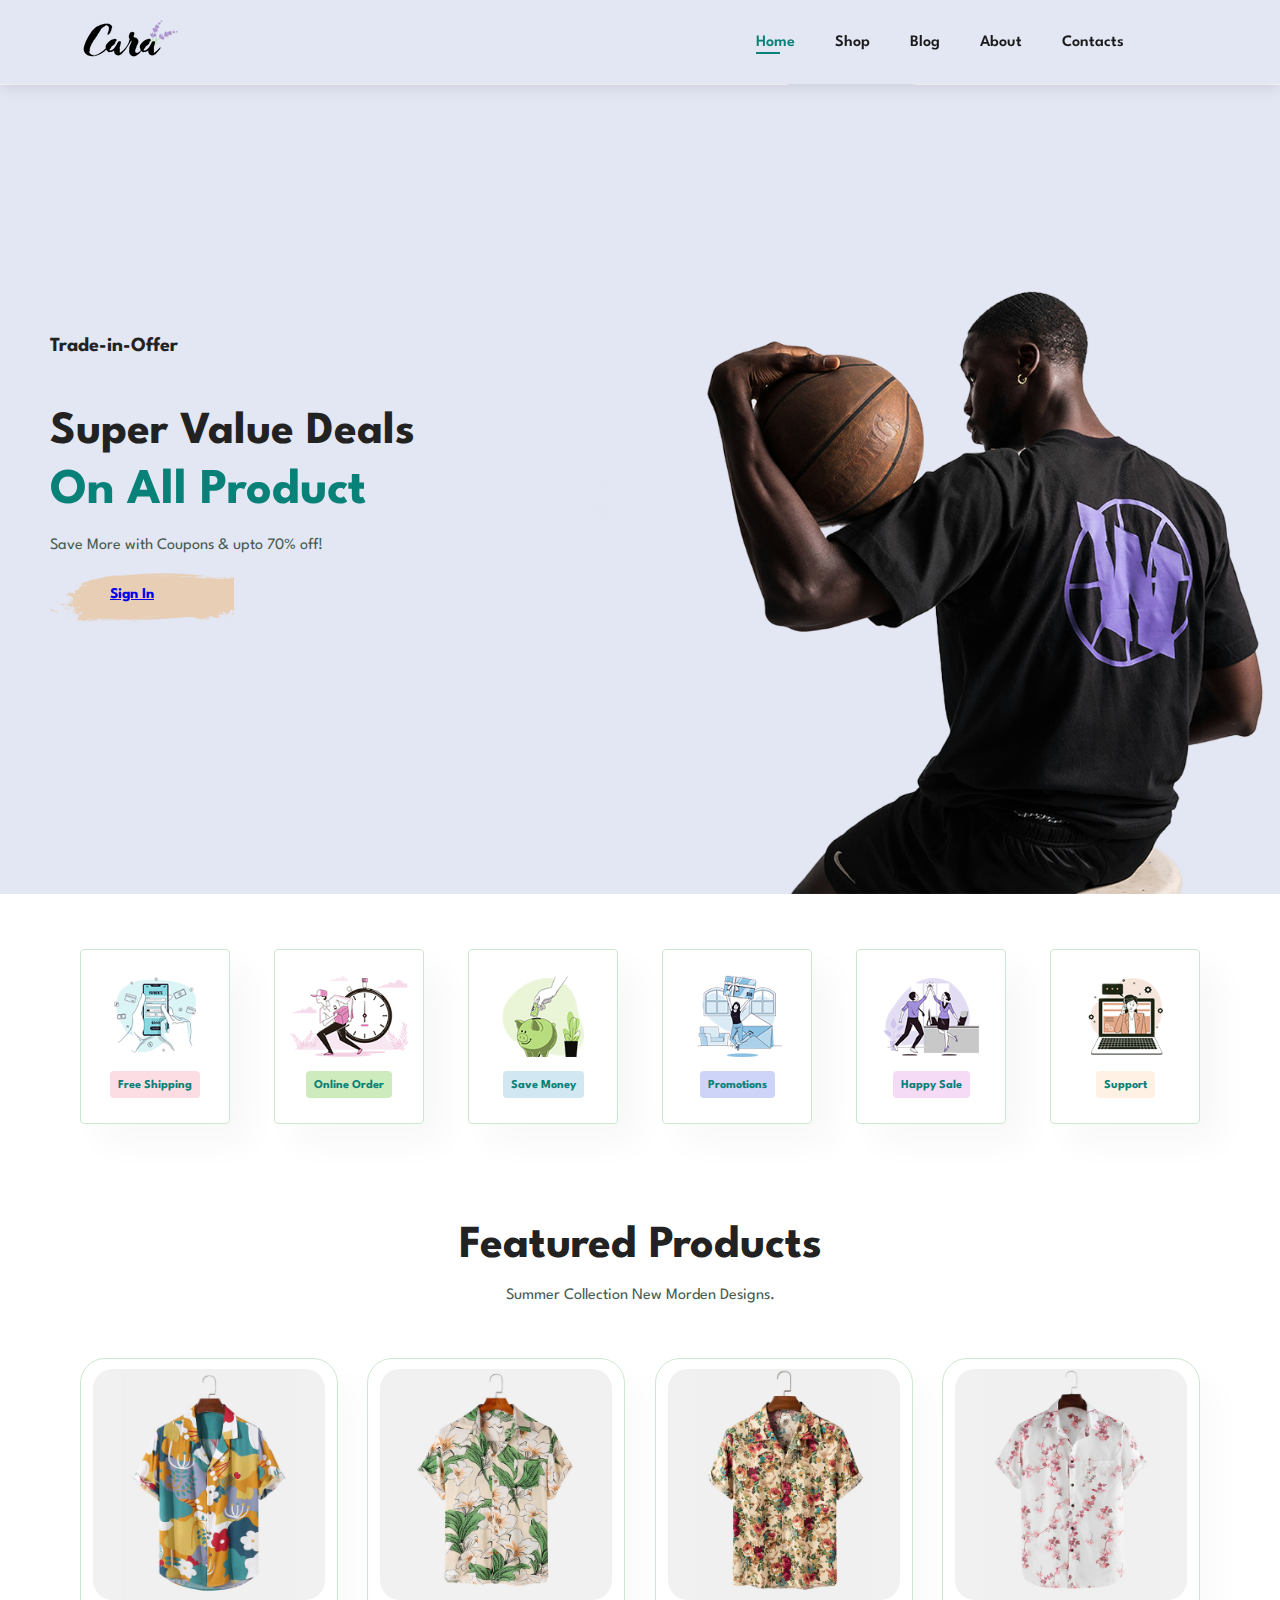
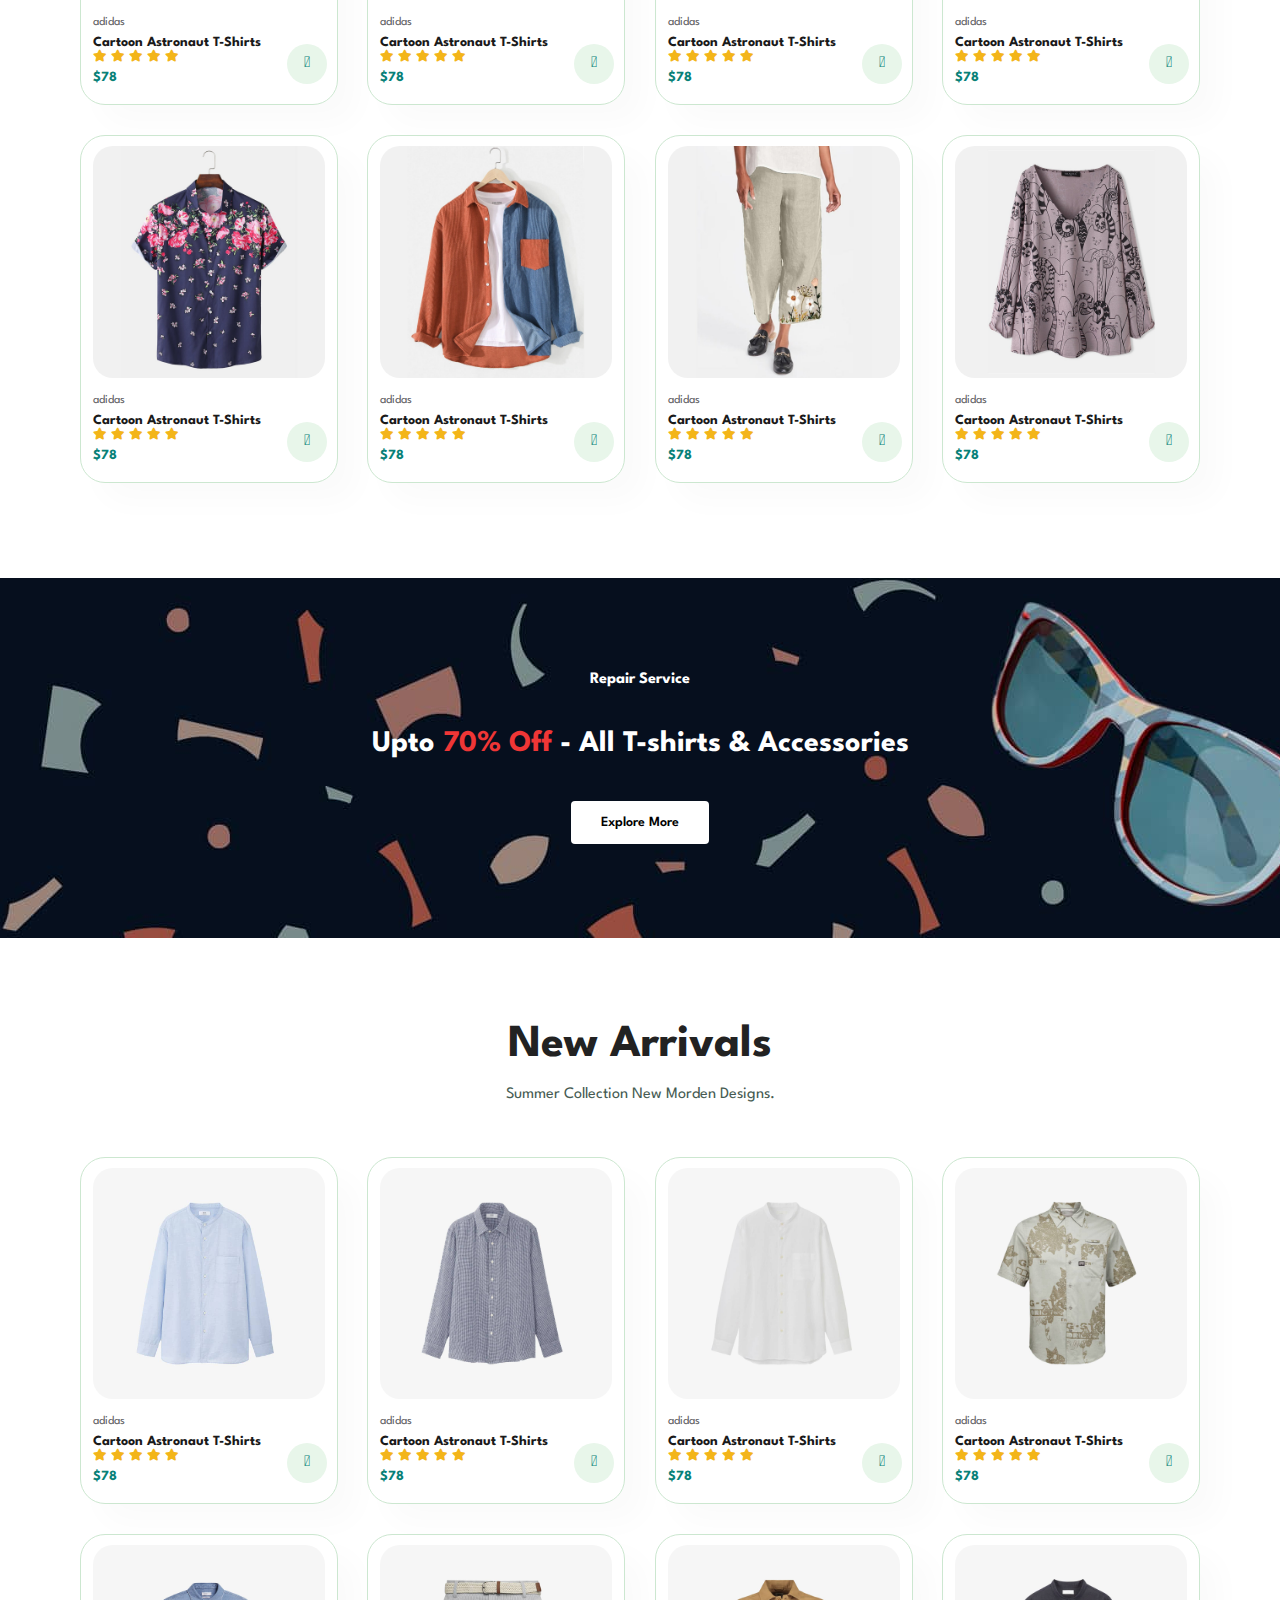
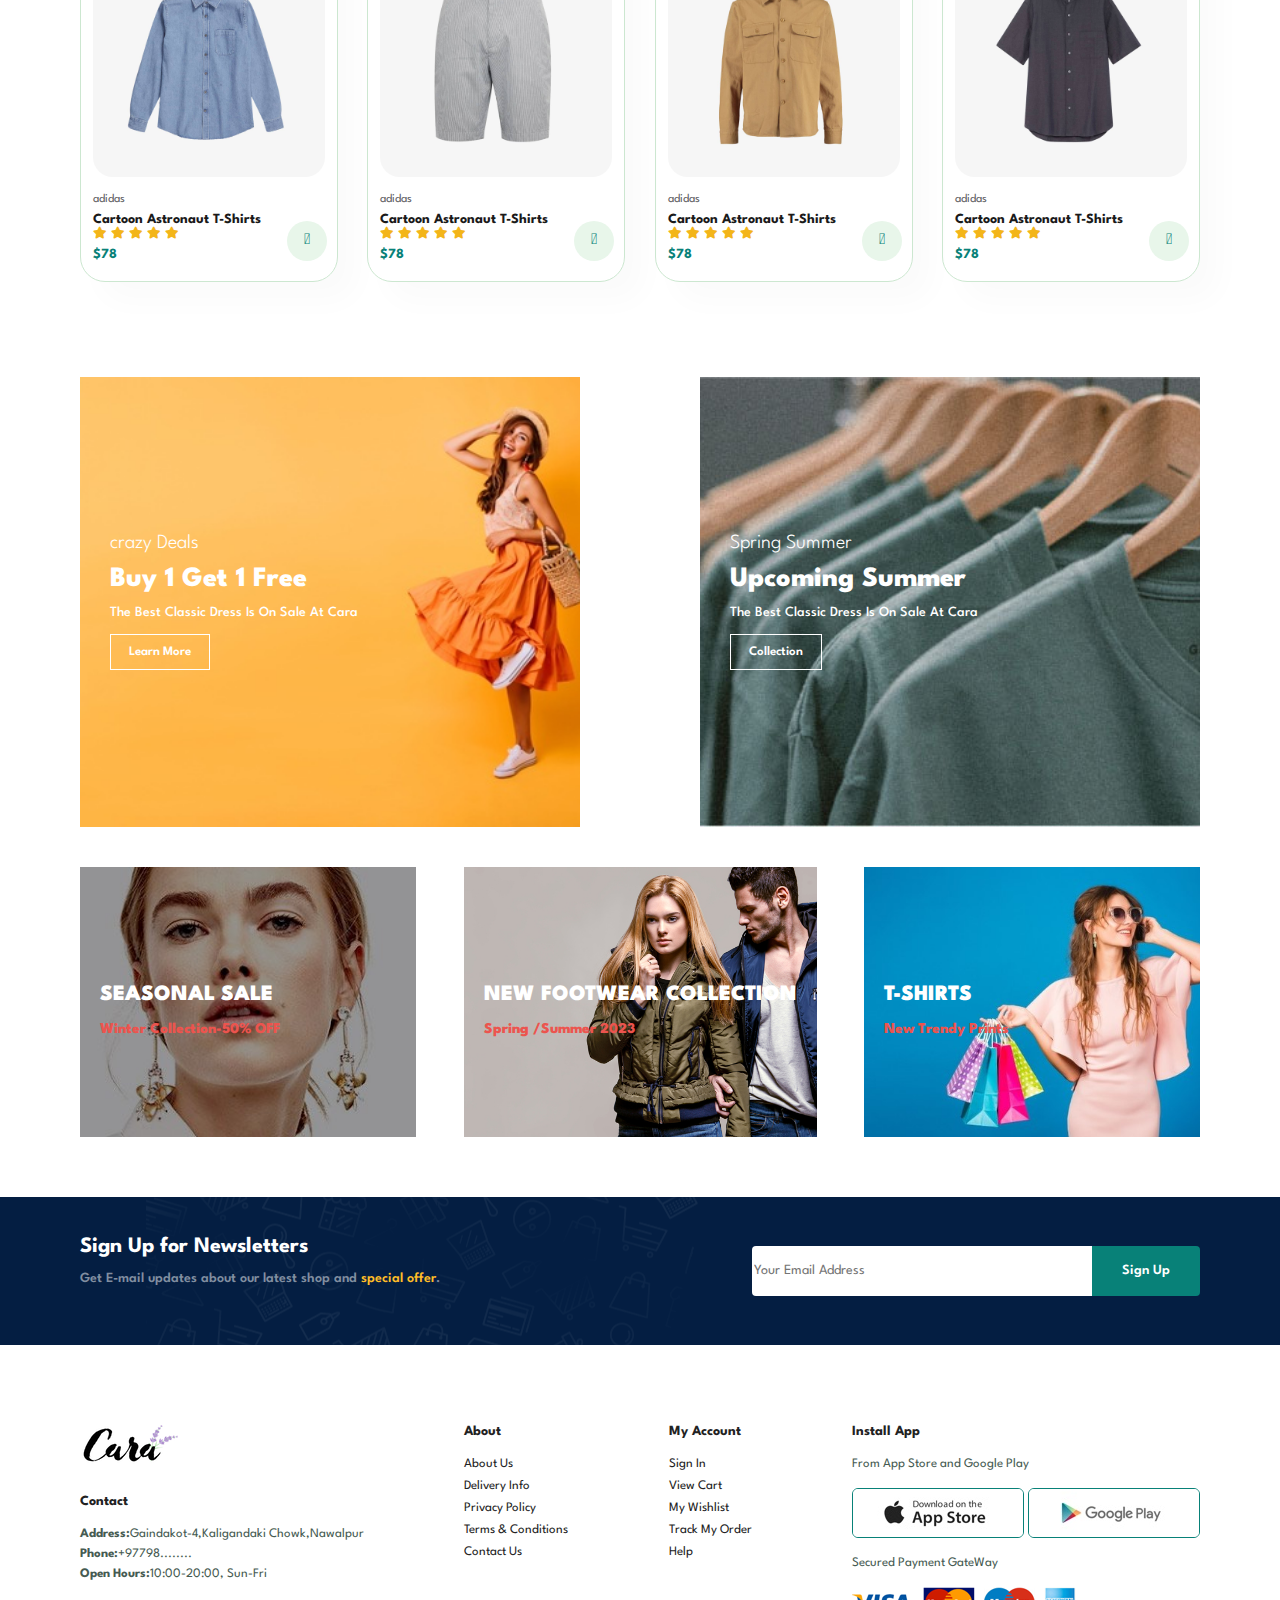
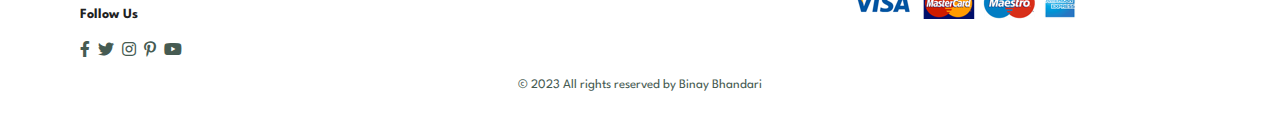
<file: index.html>
<!DOCTYPE html>
<html lang="en">

    <head>
        <meta charset="UTF-8">
        <meta http-equiv="X-UA-Compatible" content="IE=edge">
        <meta name="viewport" content="width=device-width, initial-scale=1.0">
        <title>My Ecommerce Site</title>
        <link rel="stylesheet" href="https://pro.fontawesome.com/releases/v5.10.0/css/all.css" />

        <link rel="stylesheet" href="style.css">
    </head>

    <body>
        <section id="header">
            <a href="#"><img src="img/logo.png" class="logo" alt=""></a>
            <div>
                <ul id="navbar">
                    <li><a class="active" href="index.html">Home</a></li>
                    <li><a href="shop.html">Shop</a></li>
                    <li><a href="blog.html">Blog</a></li>
                    <li><a href="about.html">About</a></li>
                    <li><a href="contact.html">Contacts</a></li>
                    <li id="lg-bag"><a href="cart.html"><i class="far fa-shopping-bag"></i></a></li>
                    <a href="#" id="close"><i class="far fa-times"></i></a>
                </ul> 
            </div>
            <div id="mobile">
                <a href="cart.html"><i class="far fa-shopping-bag"></i></a>
                <i id="bar" class="fas fa-outdent"></i>
            </div>
        </section>

        <section id="hero">
            <h4>Trade-in-Offer</h4>
            <h2>Super Value Deals</h2>
            <h1>On All Product</h1>
            <p>Save More with Coupons & upto 70% off!</p>
            <button><a href="signin.html">Sign In</a></button>
        </section>

        <section id="feature" class="section-p1">
            <div class="fe-box">
                <img src="img/features/f1.png" alt="">
                <h6>Free Shipping</h6>
            </div>
            <div class="fe-box">
                <img src="img/features/f2.png" alt="">
                <h6>Online Order</h6>
            </div>
            <div class="fe-box">
                <img src="img/features/f3.png" alt="">
                <h6>Save Money</h6>
            </div>
            <div class="fe-box">
                <img src="img/features/f4.png" alt="">
                <h6>Promotions</h6>
            </div>
            <div class="fe-box">
                <img src="img/features/f5.png" alt="">
                <h6>Happy Sale</h6>
            </div>
            <div class="fe-box">
                <img src="img/features/f6.png" alt="">
                <h6>Support</h6>
            </div>
        </section>

        <section id="product1" class="section-p1">
            <h2>Featured Products</h2>
            <p>Summer Collection New Morden Designs.</p>
            <div class="pro-container">
                <div class="pro">
                    <img src="img/products/f1.jpg" alt="">
                    <div class="des">
                        <span>adidas</span>
                        <h5>Cartoon Astronaut T-Shirts</h5>
                        <div class="star">
                            <i class="fas fa-star"></i>
                            <i class="fas fa-star"></i>
                            <i class="fas fa-star"></i>
                            <i class="fas fa-star"></i>
                            <i class="fas fa-star"></i>
                        </div>
                        <h4>$78</h4>
                    </div>
                    <a href="#"><i class="fal fa-shopping-cart cart"></i></a>
                </div>
                <div class="pro">
                    <img src="img/products/f2.jpg" alt="">
                    <div class="des">
                        <span>adidas</span>
                        <h5>Cartoon Astronaut T-Shirts</h5>
                        <div class="star">
                            <i class="fas fa-star"></i>
                            <i class="fas fa-star"></i>
                            <i class="fas fa-star"></i>
                            <i class="fas fa-star"></i>
                            <i class="fas fa-star"></i>
                        </div>
                        <h4>$78</h4>
                    </div>
                    <a href="#"><i class="fal fa-shopping-cart cart"></i></a>
                </div>
                <div class="pro">
                    <img src="img/products/f3.jpg" alt="">
                    <div class="des">
                        <span>adidas</span>
                        <h5>Cartoon Astronaut T-Shirts</h5>
                        <div class="star">
                            <i class="fas fa-star"></i>
                            <i class="fas fa-star"></i>
                            <i class="fas fa-star"></i>
                            <i class="fas fa-star"></i>
                            <i class="fas fa-star"></i>
                        </div>
                        <h4>$78</h4>
                    </div>
                    <a href="#"><i class="fal fa-shopping-cart cart"></i></a>
                </div>
                <div class="pro">
                    <img src="img/products/f4.jpg" alt="">
                    <div class="des">
                        <span>adidas</span>
                        <h5>Cartoon Astronaut T-Shirts</h5>
                        <div class="star">
                            <i class="fas fa-star"></i>
                            <i class="fas fa-star"></i>
                            <i class="fas fa-star"></i>
                            <i class="fas fa-star"></i>
                            <i class="fas fa-star"></i>
                        </div>
                        <h4>$78</h4>
                    </div>
                    <a href="#"><i class="fal fa-shopping-cart cart"></i></a>
                </div>
                <div class="pro">
                    <img src="img/products/f5.jpg" alt="">
                    <div class="des">
                        <span>adidas</span>
                        <h5>Cartoon Astronaut T-Shirts</h5>
                        <div class="star">
                            <i class="fas fa-star"></i>
                            <i class="fas fa-star"></i>
                            <i class="fas fa-star"></i>
                            <i class="fas fa-star"></i>
                            <i class="fas fa-star"></i>
                        </div>
                        <h4>$78</h4>
                    </div>
                    <a href="#"><i class="fal fa-shopping-cart cart"></i></a>
                </div>
                <div class="pro">
                    <img src="img/products/f6.jpg" alt="">
                    <div class="des">
                        <span>adidas</span>
                        <h5>Cartoon Astronaut T-Shirts</h5>
                        <div class="star">
                            <i class="fas fa-star"></i>
                            <i class="fas fa-star"></i>
                            <i class="fas fa-star"></i>
                            <i class="fas fa-star"></i>
                            <i class="fas fa-star"></i>
                        </div>
                        <h4>$78</h4>
                    </div>
                    <a href="#"><i class="fal fa-shopping-cart cart"></i></a>
                </div>
                <div class="pro">
                    <img src="img/products/f7.jpg" alt="">
                    <div class="des">
                        <span>adidas</span>
                        <h5>Cartoon Astronaut T-Shirts</h5>
                        <div class="star">
                            <i class="fas fa-star"></i>
                            <i class="fas fa-star"></i>
                            <i class="fas fa-star"></i>
                            <i class="fas fa-star"></i>
                            <i class="fas fa-star"></i>
                        </div>
                        <h4>$78</h4>
                    </div>
                    <a href="#"><i class="fal fa-shopping-cart cart"></i></a>
                </div>
                <div class="pro">
                    <img src="img/products/f8.jpg" alt="">
                    <div class="des">
                        <span>adidas</span>
                        <h5>Cartoon Astronaut T-Shirts</h5>
                        <div class="star">
                            <i class="fas fa-star"></i>
                            <i class="fas fa-star"></i>
                            <i class="fas fa-star"></i>
                            <i class="fas fa-star"></i>
                            <i class="fas fa-star"></i>
                        </div>
                        <h4>$78</h4>
                    </div>
                    <a href="#"><i class="fal fa-shopping-cart cart"></i></a>
                </div>
            </div>
        </section>

        <section id="banner" class="section-m1">
            <h4>Repair Service</h4>
            <h2>Upto <span>70% Off </span>- All T-shirts & Accessories</h2>
            <button class="normal">Explore More</button>
        </section>

        <section id="product1" class="section-p1">
            <h2>New Arrivals</h2>
            <p>Summer Collection New Morden Designs.</p>
            <div class="pro-container">
                <div class="pro">
                    <img src="img/products/n1.jpg" alt="">
                    <div class="des">
                        <span>adidas</span>
                        <h5>Cartoon Astronaut T-Shirts</h5>
                        <div class="star">
                            <i class="fas fa-star"></i>
                            <i class="fas fa-star"></i>
                            <i class="fas fa-star"></i>
                            <i class="fas fa-star"></i>
                            <i class="fas fa-star"></i>
                        </div>
                        <h4>$78</h4>
                    </div>
                    <a href="#"><i class="fal fa-shopping-cart cart"></i></a>
                </div>
                <div class="pro">
                    <img src="img/products/n2.jpg" alt="">
                    <div class="des">
                        <span>adidas</span>
                        <h5>Cartoon Astronaut T-Shirts</h5>
                        <div class="star">
                            <i class="fas fa-star"></i>
                            <i class="fas fa-star"></i>
                            <i class="fas fa-star"></i>
                            <i class="fas fa-star"></i>
                            <i class="fas fa-star"></i>
                        </div>
                        <h4>$78</h4>
                    </div>
                    <a href="#"><i class="fal fa-shopping-cart cart"></i></a>
                </div>
                <div class="pro">
                    <img src="img/products/n3.jpg" alt="">
                    <div class="des">
                        <span>adidas</span>
                        <h5>Cartoon Astronaut T-Shirts</h5>
                        <div class="star">
                            <i class="fas fa-star"></i>
                            <i class="fas fa-star"></i>
                            <i class="fas fa-star"></i>
                            <i class="fas fa-star"></i>
                            <i class="fas fa-star"></i>
                        </div>
                        <h4>$78</h4>
                    </div>
                    <a href="#"><i class="fal fa-shopping-cart cart"></i></a>
                </div>
                <div class="pro">
                    <img src="img/products/n4.jpg" alt="">
                    <div class="des">
                        <span>adidas</span>
                        <h5>Cartoon Astronaut T-Shirts</h5>
                        <div class="star">
                            <i class="fas fa-star"></i>
                            <i class="fas fa-star"></i>
                            <i class="fas fa-star"></i>
                            <i class="fas fa-star"></i>
                            <i class="fas fa-star"></i>
                        </div>
                        <h4>$78</h4>
                    </div>
                    <a href="#"><i class="fal fa-shopping-cart cart"></i></a>
                </div>
                <div class="pro">
                    <img src="img/products/n5.jpg" alt="">
                    <div class="des">
                        <span>adidas</span>
                        <h5>Cartoon Astronaut T-Shirts</h5>
                        <div class="star">
                            <i class="fas fa-star"></i>
                            <i class="fas fa-star"></i>
                            <i class="fas fa-star"></i>
                            <i class="fas fa-star"></i>
                            <i class="fas fa-star"></i>
                        </div>
                        <h4>$78</h4>
                    </div>
                    <a href="#"><i class="fal fa-shopping-cart cart"></i></a>
                </div>
                <div class="pro">
                    <img src="img/products/n6.jpg" alt="">
                    <div class="des">
                        <span>adidas</span>
                        <h5>Cartoon Astronaut T-Shirts</h5>
                        <div class="star">
                            <i class="fas fa-star"></i>
                            <i class="fas fa-star"></i>
                            <i class="fas fa-star"></i>
                            <i class="fas fa-star"></i>
                            <i class="fas fa-star"></i>
                        </div>
                        <h4>$78</h4>
                    </div>
                    <a href="#"><i class="fal fa-shopping-cart cart"></i></a>
                </div>
                <div class="pro">
                    <img src="img/products/n7.jpg" alt="">
                    <div class="des">
                        <span>adidas</span>
                        <h5>Cartoon Astronaut T-Shirts</h5>
                        <div class="star">
                            <i class="fas fa-star"></i>
                            <i class="fas fa-star"></i>
                            <i class="fas fa-star"></i>
                            <i class="fas fa-star"></i>
                            <i class="fas fa-star"></i>
                        </div>
                        <h4>$78</h4>
                    </div>
                    <a href="#"><i class="fal fa-shopping-cart cart"></i></a>
                </div>
                <div class="pro">
                    <img src="img/products/n8.jpg" alt="">
                    <div class="des">
                        <span>adidas</span>
                        <h5>Cartoon Astronaut T-Shirts</h5>
                        <div class="star">
                            <i class="fas fa-star"></i>
                            <i class="fas fa-star"></i>
                            <i class="fas fa-star"></i>
                            <i class="fas fa-star"></i>
                            <i class="fas fa-star"></i>
                        </div>
                        <h4>$78</h4>
                    </div>
                    <a href="#"><i class="fal fa-shopping-cart cart"></i></a>
                </div>
            </div>
        </section>

        <section id="sm-banner" class="section-p1">
            <div class="banner-box">
                <h4>crazy Deals</h4>
                <h2>Buy 1 Get 1 Free</h2>
                <span>The Best Classic Dress Is On Sale At Cara </span>
                <button class="white">Learn More</button>
            </div>
            <div class="banner-box banner-box2">
                <h4>Spring Summer</h4>
                <h2>Upcoming Summer</h2>
                <span>The Best Classic Dress Is On Sale At Cara </span>
                <button class="white">Collection</button>
            </div>
        </section>

        <section id="banner3">
            <div class="banner-box">
                <h2>SEASONAL SALE</h2>
                <h3>Winter Collection-50% OFF</h3>
            </div> 
            <div class="banner-box banner-box2">
                <h2>NEW FOOTWEAR COLLECTION</h2>
                <h3>Spring /Summer 2023</h3>
            </div> 
            <div class="banner-box banner-box3">
                <h2>T-SHIRTS</h2>
                <h3>New Trendy Prints</h3>
            </div> 
        </section>

        <section id="newsletter" class="section-p1 section-m1">
            <div class="newstext">
                <h4>Sign Up for Newsletters</h4>
                <p>Get E-mail updates about our latest shop and <span>special offer</span>.</p>
            </div>
            <div class="form">
                <input type="text" placeholder="Your Email Address">
                <button class="normal">Sign Up</button>
            </div>
        </section>

        <footer class="section-p1">
            <div class="col">
                <img class="logo" src="img/logo.png" alt="">
                <h4>Contact</h4>
                <p><strong>Address:</strong>Gaindakot-4,Kaligandaki Chowk,Nawalpur</p>
                <p><strong>Phone:</strong>+97798........</p>
                <p><strong>Open Hours:</strong>10:00-20:00, Sun-Fri</p>
                <div class="follow">
                    <h4>Follow Us</h4>
                    <div class="icon">
                        <i class="fab fa-facebook-f"></i>
                        <i class="fab fa-twitter"></i>
                        <i class="fab fa-instagram"></i>
                        <i class="fab fa-pinterest-p"></i>
                        <i class="fab fa-youtube"></i>
                    </div>
                </div>
            </div>

            <div class="col">
                <h4>About</h4>
                <a href="#">About Us</a>
                <a href="#">Delivery Info</a>
                <a href="#">Privacy Policy</a>
                <a href="#">Terms & Conditions</a>
                <a href="#">Contact Us</a>
            </div>
            <div class="col">
                <h4>My Account</h4>
                <a href="#">Sign In</a>
                <a href="#">View Cart</a>
                <a href="#">My Wishlist</a>
                <a href="#">Track My Order</a>
                <a href="#">Help</a>
            </div>
            <div class="col install">
                <h4>Install App</h4>
                <p>From App Store and Google Play</p>
                <div class="row">
                    <img src="img/pay/app.jpg" alt="">
                    <img src="img/pay/play.jpg" alt="">
                    <p>Secured Payment GateWay</p>
                </div>
                <img src="img/pay/pay.png" alt="">
            </div>

            <div class="copyright">
                <p>© 2023 All rights reserved by Binay Bhandari</p>
            </div>
        </footer>

         <script src="script.js"></script>
    </body>

</html>
</file>
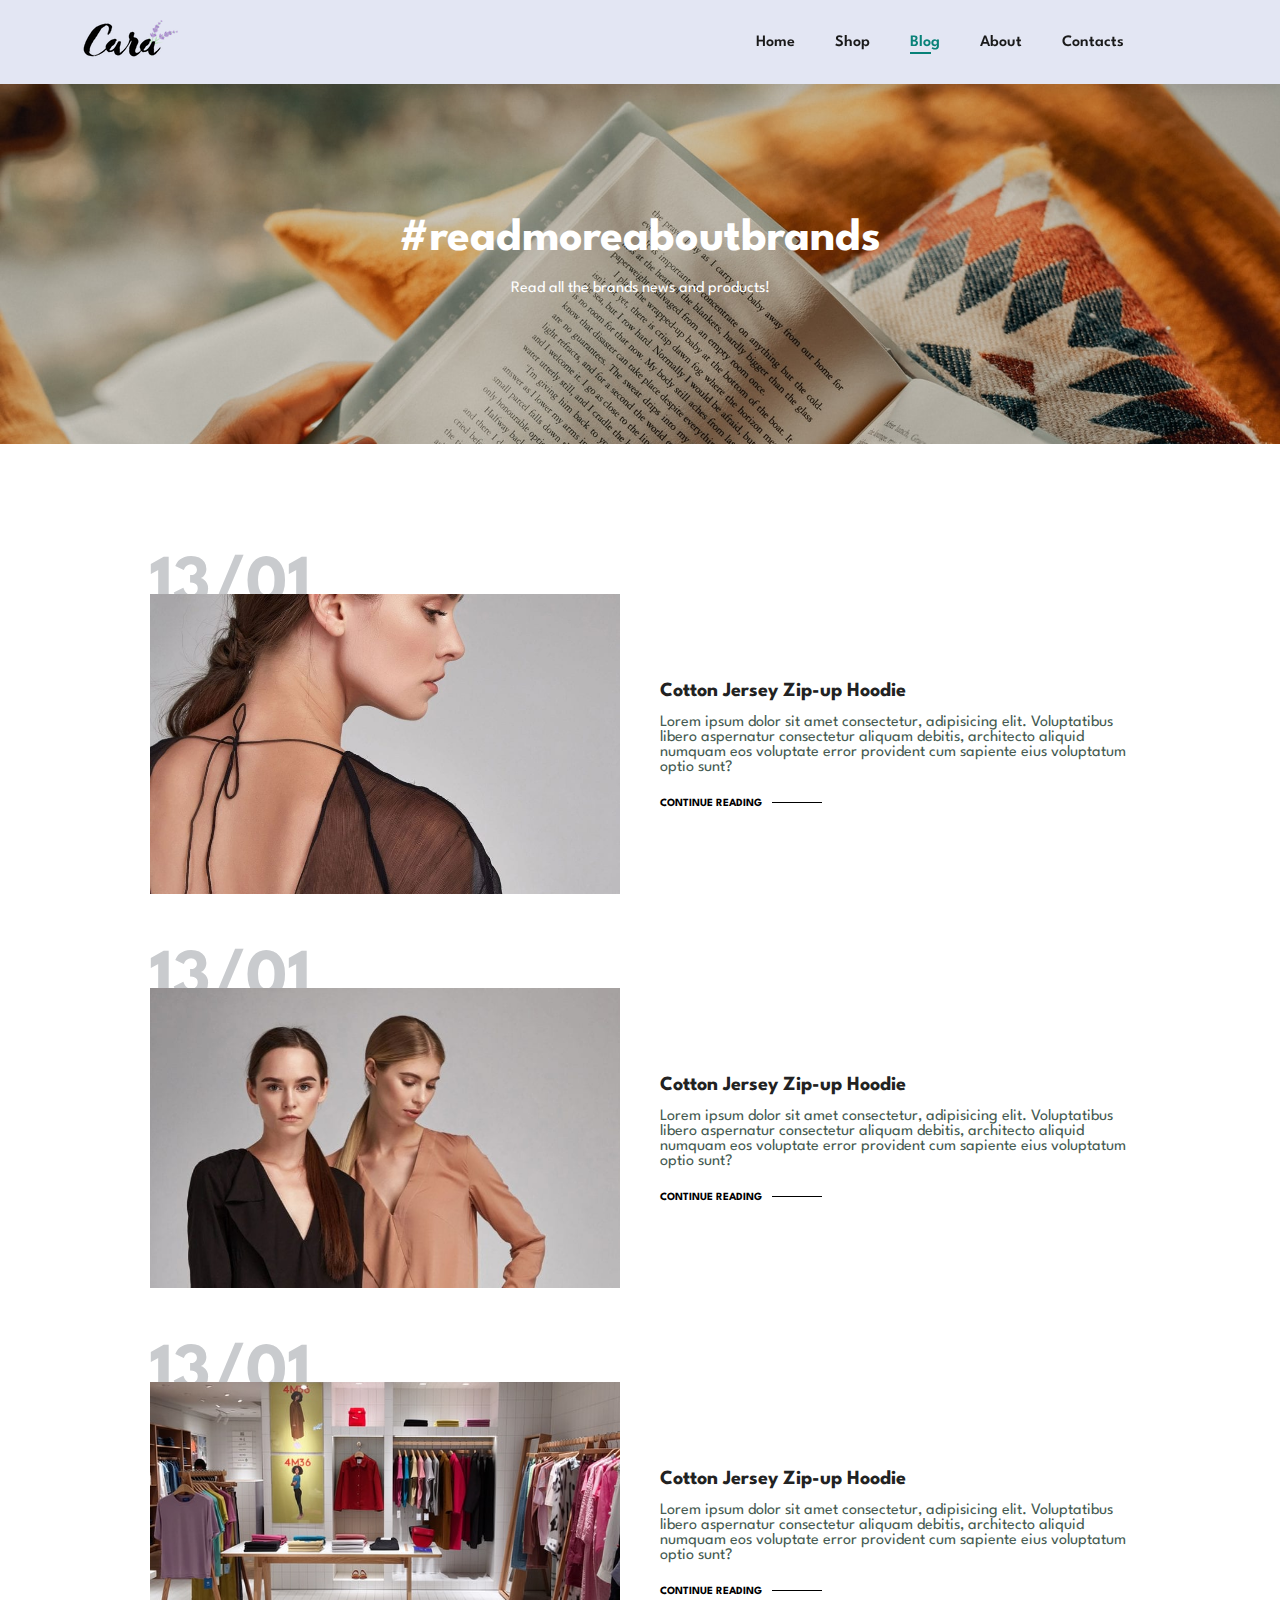
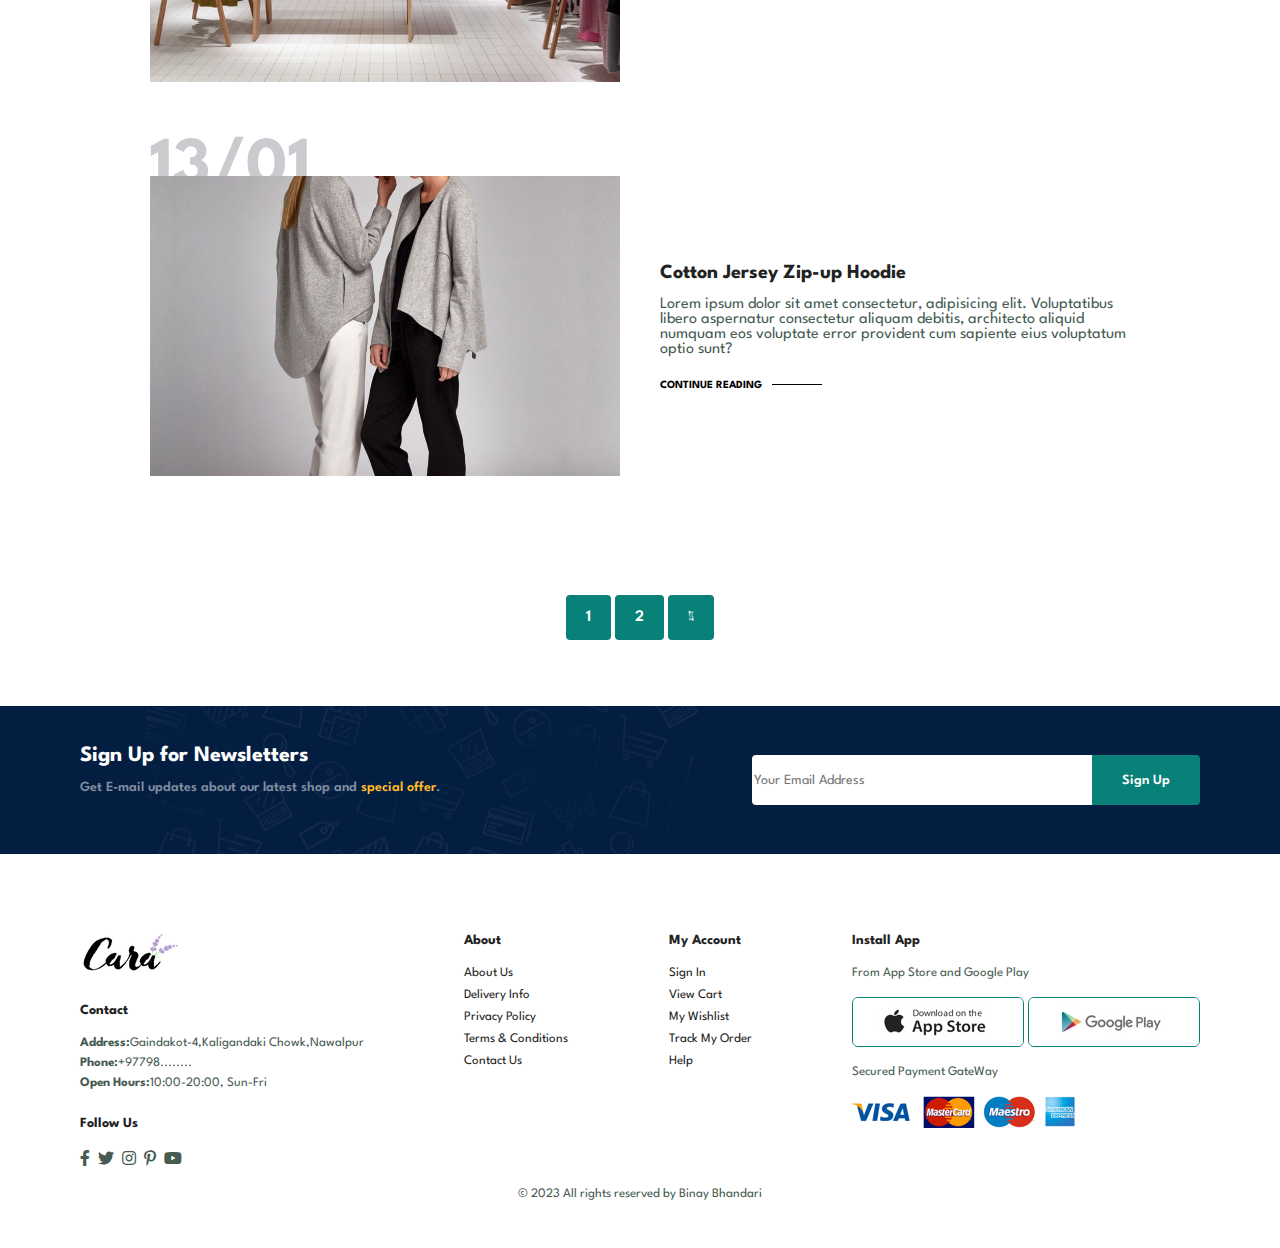
<file: blog.html>
<!DOCTYPE html>
<html lang="en">

    <head>
        <meta charset="UTF-8">
        <meta http-equiv="X-UA-Compatible" content="IE=edge">
        <meta name="viewport" content="width=device-width, initial-scale=1.0">
        <title>My Ecommerce Site</title>
        <link rel="stylesheet" href="https://pro.fontawesome.com/releases/v5.10.0/css/all.css" />

        <link rel="stylesheet" href="style.css">
    </head>

    <body>
        <section id="header">
            <a href="#"><img src="img/logo.png" class="logo" alt=""></a>
            <div>
                <ul id="navbar">
                    <li><a href="index.html">Home</a></li>
                    <li><a href="shop.html">Shop</a></li>
                    <li><a class="active" href="blog.html">Blog</a></li>
                    <li><a href="about.html">About</a></li>
                    <li><a href="contact.html">Contacts</a></li>
                    <li id="lg-bag"><a href="cart.html"><i class="far fa-shopping-bag"></i></a></li>
                    <a href="#" id="close"><i class="far fa-times"></i></a>
                </ul> 
            </div>
            <div id="mobile">
                <a href="cart.html"><i class="far fa-shopping-bag"></i></a>
                <i id="bar" class="fas fa-outdent"></i>
            </div>
        </section>

        <section id="page-header" class="blog-header">
            
            <h2>#readmoreaboutbrands</h2>
            
            <p>Read all the brands news and products!</p>
            
        </section>

        <section id="blog">
            <div class="blog-box">
                <div class="blog-img">
                    <img src="img/blog/b1.jpg" alt="">
                </div>
                <div class="blog-details">
                    <h4>Cotton Jersey Zip-up Hoodie</h4>
                    <p>Lorem ipsum dolor sit amet consectetur, adipisicing
                    elit. Voluptatibus libero aspernatur consectetur
                    aliquam debitis, architecto aliquid numquam eos voluptate
                    error provident cum sapiente eius voluptatum optio sunt?</p>
                    <a href="#">CONTINUE READING</a>
                </div>
                <h1>13/01</h1>
            </div>
            <div class="blog-box">
                <div class="blog-img">
                    <img src="img/blog/b2.jpg" alt="">
                </div>
                <div class="blog-details">
                    <h4>Cotton Jersey Zip-up Hoodie</h4>
                    <p>Lorem ipsum dolor sit amet consectetur, adipisicing
                    elit. Voluptatibus libero aspernatur consectetur
                    aliquam debitis, architecto aliquid numquam eos voluptate
                    error provident cum sapiente eius voluptatum optio sunt?</p>
                    <a href="#">CONTINUE READING</a>
                </div>
                <h1>13/01</h1>
            </div>
            <div class="blog-box">
                <div class="blog-img">
                    <img src="img/blog/b3.jpg" alt="">
                </div>
                <div class="blog-details">
                    <h4>Cotton Jersey Zip-up Hoodie</h4>
                    <p>Lorem ipsum dolor sit amet consectetur, adipisicing
                    elit. Voluptatibus libero aspernatur consectetur
                    aliquam debitis, architecto aliquid numquam eos voluptate
                    error provident cum sapiente eius voluptatum optio sunt?</p>
                    <a href="#">CONTINUE READING</a>
                </div>
                <h1>13/01</h1>
            </div>
            <div class="blog-box">
                <div class="blog-img">
                    <img src="img/blog/b4.jpg" alt="">
                </div>
                <div class="blog-details">
                    <h4>Cotton Jersey Zip-up Hoodie</h4>
                    <p>Lorem ipsum dolor sit amet consectetur, adipisicing
                    elit. Voluptatibus libero aspernatur consectetur
                    aliquam debitis, architecto aliquid numquam eos voluptate
                    error provident cum sapiente eius voluptatum optio sunt?</p>
                    <a href="#">CONTINUE READING</a>
                </div>
                <h1>13/01</h1>
            </div>
        </section>

        <section id="pagination" class="section-p1">
            <a href="#">1</a>
            <a href="#">2</a>
            <a href="#"><i class="fal fa-long-arrow-alt-right"></i></a>
            </section>

        <section id="newsletter" class="section-p1 section-m1">
            <div class="newstext">
                <h4>Sign Up for Newsletters</h4>
                <p>Get E-mail updates about our latest shop and <span>special offer</span>.</p>
            </div>
            <div class="form">
                <input type="text" placeholder="Your Email Address">
                <button class="normal">Sign Up</button>
            </div>
        </section>

        <footer class="section-p1">
            <div class="col">
                <img class="logo" src="img/logo.png" alt="">
                <h4>Contact</h4>
                <p><strong>Address:</strong>Gaindakot-4,Kaligandaki Chowk,Nawalpur</p>
                <p><strong>Phone:</strong>+97798........</p>
                <p><strong>Open Hours:</strong>10:00-20:00, Sun-Fri</p>
                <div class="follow">
                    <h4>Follow Us</h4>
                    <div class="icon">
                        <i class="fab fa-facebook-f"></i>
                        <i class="fab fa-twitter"></i>
                        <i class="fab fa-instagram"></i>
                        <i class="fab fa-pinterest-p"></i>
                        <i class="fab fa-youtube"></i>
                    </div>
                </div>
            </div>

            <div class="col">
                <h4>About</h4>
                <a href="#">About Us</a>
                <a href="#">Delivery Info</a>
                <a href="#">Privacy Policy</a>
                <a href="#">Terms & Conditions</a>
                <a href="#">Contact Us</a>
            </div>
            <div class="col">
                <h4>My Account</h4>
                <a href="#">Sign In</a>
                <a href="#">View Cart</a>
                <a href="#">My Wishlist</a>
                <a href="#">Track My Order</a>
                <a href="#">Help</a>
            </div>
            <div class="col install">
                <h4>Install App</h4>
                <p>From App Store and Google Play</p>
                <div class="row">
                    <img src="img/pay/app.jpg" alt="">
                    <img src="img/pay/play.jpg" alt="">
                    <p>Secured Payment GateWay</p>
                </div>
                <img src="img/pay/pay.png" alt="">
            </div>

            <div class="copyright">
                <p>© 2023 All rights reserved by Binay Bhandari</p>
            </div>
        </footer>

         <script src="script.js"></script>
    </body>

</html>
</file>
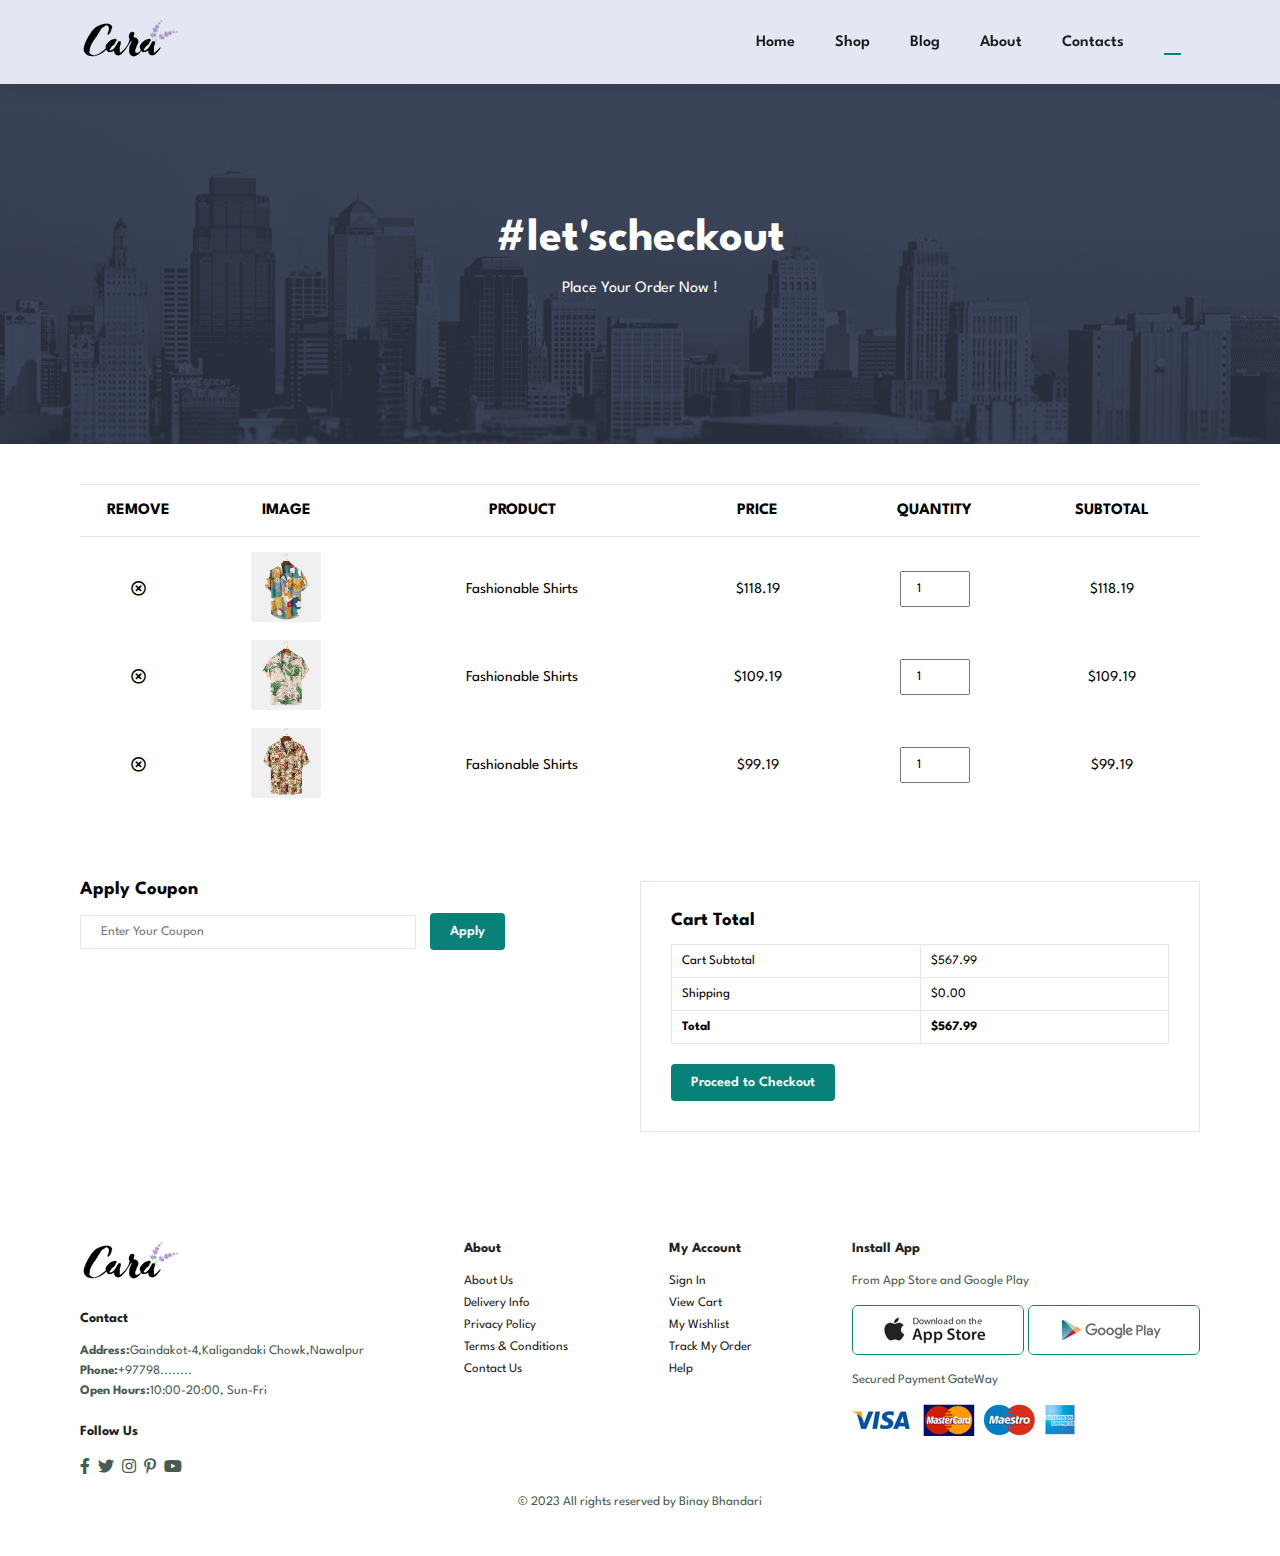
<file: cart.html>
<!DOCTYPE html>
<html lang="en">

    <head>
        <meta charset="UTF-8">
        <meta http-equiv="X-UA-Compatible" content="IE=edge">
        <meta name="viewport" content="width=device-width, initial-scale=1.0">
        <title>My Ecommerce Site</title>
        <link rel="stylesheet" href="https://pro.fontawesome.com/releases/v5.10.0/css/all.css" />

        <link rel="stylesheet" href="style.css">
    </head>

    <body>
        <section id="header">
            <a href="#"><img src="img/logo.png" class="logo" alt=""></a>
            <div>
                <ul id="navbar">
                    <li><a href="index.html">Home</a></li>
                    <li><a href="shop.html">Shop</a></li>
                    <li><a href="blog.html">Blog</a></li>
                    <li><a href="about.html">About</a></li>
                    <li><a href="contact.html">Contacts</a></li>
                    <li id="lg-bag"><a class="active" href="cart.html"><i class="far fa-shopping-bag"></i></a></li>
                    <a href="#" id="close"><i class="far fa-times"></i></a>
                </ul> 
            </div>
            <div id="mobile">
                <a href="cart.html"><i class="far fa-shopping-bag"></i></a>
                <i id="bar" class="fas fa-outdent"></i>
            </div>
        </section>

        <section id="page-header" class="about-header">
            
            <h2>#let'scheckout</h2>
            
            <p>Place Your Order Now !</p>
            
        </section>

        <section id="cart" class="section-p1">
            <table width="100%">
                <thead>
                    <tr>
                        <td>Remove</td>
                        <td>Image</td>
                        <td>Product</td>
                        <td>Price</td>
                        <td>Quantity</td>
                        <td>Subtotal</td>
                    </tr>
                </thead>
                <tbody>
                    <tr>
                        <td><i class="far fa-times-circle"></i></td>
                        <td><img src="img/products/f1.jpg" alt=""></td>
                        <td>Fashionable Shirts</td>
                        <td>$118.19</td>
                        <td><input type="number" value="1"></td>
                        <td>$118.19</td>
                    </tr>
                    <tr>
                        <td><i class="far fa-times-circle"></i></td>
                        <td><img src="img/products/f2.jpg" alt=""></td>
                        <td>Fashionable Shirts</td>
                        <td>$109.19</td>
                        <td><input type="number" value="1"></td>
                        <td>$109.19</td>
                    </tr>
                    <tr>
                        <td><i class="far fa-times-circle"></i></td>
                        <td><img src="img/products/f3.jpg" alt=""></td>
                        <td>Fashionable Shirts</td>
                        <td>$99.19</td>
                        <td><input type="number" value="1"></td>
                        <td>$99.19</td>
                    </tr>
                </tbody>
            </table>
        </section>

        <section id="cart-add" class="section-p1">
            <div id="coupon">
                <h3>Apply Coupon</h3>
                <div>
                    <input type="text" placeholder="Enter Your Coupon">
                    <button class="normal">Apply</button>
                </div>
            </div>

            <div id="subtotal">
                <h3>Cart Total</h3>
                <table>
                    <tr>
                        <td>Cart Subtotal</td>
                        <td>$567.99</td>
                    </tr>
                    <tr>
                        <td>Shipping</td>
                        <td>$0.00</td>
                    </tr>
                    <tr>
                        <td><strong>Total</strong></td>
                        <td><strong>$567.99</strong></td>
                    </tr>
                </table>
                <button class="normal">Proceed to Checkout</button>
            </div>
        </section>

        <footer class="section-p1">
            <div class="col">
                <img class="logo" src="img/logo.png" alt="">
                <h4>Contact</h4>
                <p><strong>Address:</strong>Gaindakot-4,Kaligandaki Chowk,Nawalpur</p>
                <p><strong>Phone:</strong>+97798........</p>
                <p><strong>Open Hours:</strong>10:00-20:00, Sun-Fri</p>
                <div class="follow">
                    <h4>Follow Us</h4>
                    <div class="icon">
                        <i class="fab fa-facebook-f"></i>
                        <i class="fab fa-twitter"></i>
                        <i class="fab fa-instagram"></i>
                        <i class="fab fa-pinterest-p"></i>
                        <i class="fab fa-youtube"></i>
                    </div>
                </div>
            </div>

            <div class="col">
                <h4>About</h4>
                <a href="#">About Us</a>
                <a href="#">Delivery Info</a>
                <a href="#">Privacy Policy</a>
                <a href="#">Terms & Conditions</a>
                <a href="#">Contact Us</a>
            </div>
            <div class="col">
                <h4>My Account</h4>
                <a href="#">Sign In</a>
                <a href="#">View Cart</a>
                <a href="#">My Wishlist</a>
                <a href="#">Track My Order</a>
                <a href="#">Help</a>
            </div>
            <div class="col install">
                <h4>Install App</h4>
                <p>From App Store and Google Play</p>
                <div class="row">
                    <img src="img/pay/app.jpg" alt="">
                    <img src="img/pay/play.jpg" alt="">
                    <p>Secured Payment GateWay</p>
                </div>
                <img src="img/pay/pay.png" alt="">
            </div>

            <div class="copyright">
                <p>© 2023 All rights reserved by Binay Bhandari</p>
            </div>
        </footer>

         <script src="script.js"></script>
    </body>

</html>
</file>
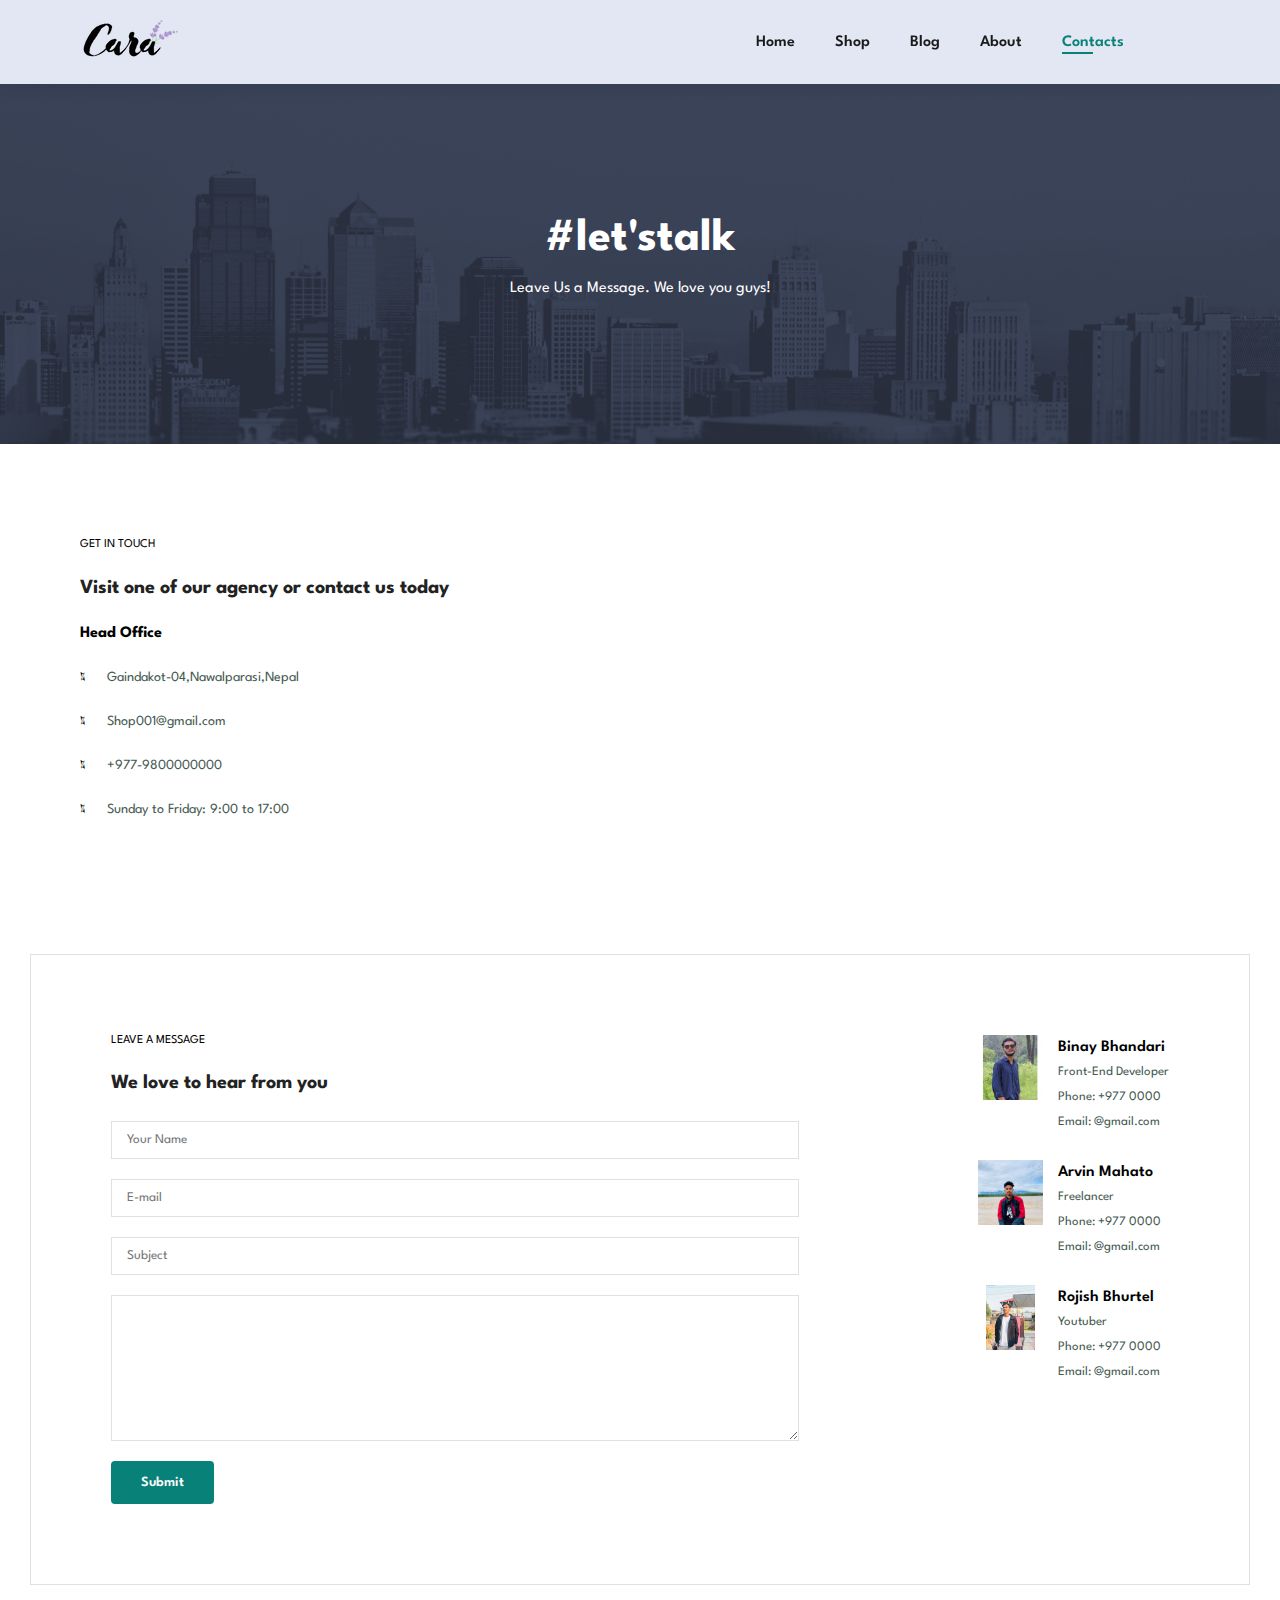
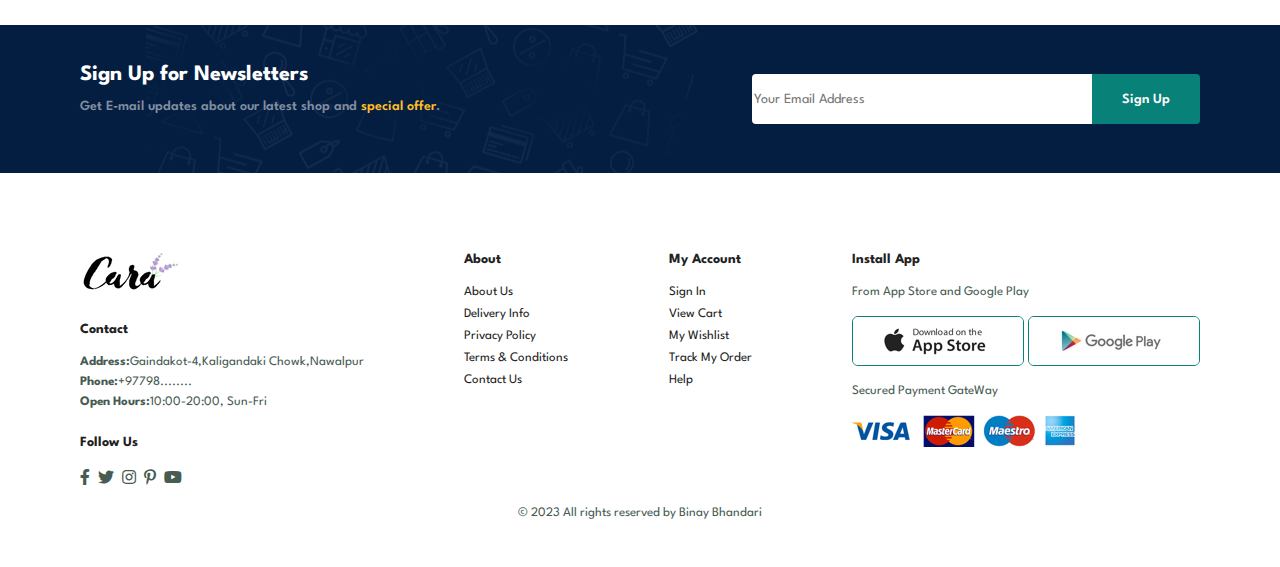
<file: contact.html>
<!DOCTYPE html>
<html lang="en">

    <head>
        <meta charset="UTF-8">
        <meta http-equiv="X-UA-Compatible" content="IE=edge">
        <meta name="viewport" content="width=device-width, initial-scale=1.0">
        <title>My Ecommerce Site</title>
        <link rel="stylesheet" href="https://pro.fontawesome.com/releases/v5.10.0/css/all.css" />

        <link rel="stylesheet" href="style.css">
    </head>

    <body>
        <section id="header">
            <a href="#"><img src="img/logo.png" class="logo" alt=""></a>
            <div>
                <ul id="navbar">
                    <li><a href="index.html">Home</a></li>
                    <li><a href="shop.html">Shop</a></li>
                    <li><a href="blog.html">Blog</a></li>
                    <li><a href="about.html">About</a></li>
                    <li><a class="active" href="contact.html">Contacts</a></li>
                    <li id="lg-bag"><a href="cart.html"><i class="far fa-shopping-bag"></i></a></li>
                    <a href="#" id="close"><i class="far fa-times"></i></a>
                </ul> 
            </div>
            <div id="mobile">
                <a href="cart.html"><i class="far fa-shopping-bag"></i></a>
                <i id="bar" class="fas fa-outdent"></i>
            </div>
        </section>

        <section id="page-header" class="about-header">
            
            <h2>#let'stalk</h2>
            
            <p>Leave Us a Message. We love you guys!</p>
            
        </section>

        <section id="contact-details" class="section-p1">
            <div class="details">
                <span>GET IN TOUCH</span>
                <h2>Visit one of our agency or contact us today</h2>
                <h3>Head Office</h3>
                <div>
                    <li>
                        <i class="fal fa-map"></i>
                        <p>Gaindakot-04,Nawalparasi,Nepal</p>
                    </li>
                    <li>
                        <i class="fal fa-envelope"></i>
                        <p>Shop001@gmail.com</p>
                    </li>
                    <li>
                        <i class="fal fa-phone-alt"></i>
                        <p>+977-9800000000</p>
                    </li>
                    <li>
                        <i class="fal fa-clock"></i>
                        <p>Sunday to Friday: 9:00 to 17:00</p>
                    </li>
                </div>
            </div>
            <div class="map">
                <iframe src="https://www.google.com/maps/embed?pb=!1m18!1m12!1m3!1d3532.385474081307!2d84.3958676!3d27.7053822!2m3!1f0!2f0!3f0!3m2!1i1024!2i768!4f13.1!3m3!1m2!1s0x3994fb9d5a314345%3A0x41d4c57f82373c35!2sCongress%20Chowk%20Bus%20Stop!5e0!3m2!1sen!2snp!4v1690692745711!5m2!1sen!2snp" 
                width="600" height="450" style="border:0;" allowfullscreen="" loading="lazy" referrerpolicy="no-referrer-when-downgrade"></iframe>
            </div>
        </section>

        <section id="form-details">
            <form action="">
                <span>LEAVE A MESSAGE</span>
                <h2>We love to hear from you</h2>
                <input type="text" placeholder="Your Name">
                <input type="text" placeholder="E-mail">
                <input type="text" placeholder="Subject">
                <textarea name="" id="" cols="30" rows="10"></textarea>
                <button class="normal">Submit</button>
            </form>
            <div class="people">
                <div>
                    <img src="img/R1.JPG" alt="">
                    <p><span>Binay Bhandari</span>Front-End Developer<br>Phone: +977 0000 <br>Email: @gmail.com</p>
                </div>
                <div>
                    <img src="img/R2.JPG" alt="">
                    <p><span>Arvin Mahato</span>Freelancer<br>Phone: +977 0000 <br>Email: @gmail.com</p>
                </div>
                <div>
                    <img src="img/R3.JPG" alt="">
                    <p><span>Rojish Bhurtel</span>Youtuber<br>Phone: +977 0000 <br>Email: @gmail.com</p>
                </div>
            </div>
        </section>

        <section id="newsletter" class="section-p1 section-m1">
            <div class="newstext">
                <h4>Sign Up for Newsletters</h4>
                <p>Get E-mail updates about our latest shop and <span>special offer</span>.</p>
            </div>
            <div class="form">
                <input type="text" placeholder="Your Email Address">
                <button class="normal">Sign Up</button>
            </div>
        </section>

        <footer class="section-p1">
            <div class="col">
                <img class="logo" src="img/logo.png" alt="">
                <h4>Contact</h4>
                <p><strong>Address:</strong>Gaindakot-4,Kaligandaki Chowk,Nawalpur</p>
                <p><strong>Phone:</strong>+97798........</p>
                <p><strong>Open Hours:</strong>10:00-20:00, Sun-Fri</p>
                <div class="follow">
                    <h4>Follow Us</h4>
                    <div class="icon">
                        <i class="fab fa-facebook-f"></i>
                        <i class="fab fa-twitter"></i>
                        <i class="fab fa-instagram"></i>
                        <i class="fab fa-pinterest-p"></i>
                        <i class="fab fa-youtube"></i>
                    </div>
                </div>
            </div>

            <div class="col">
                <h4>About</h4>
                <a href="#">About Us</a>
                <a href="#">Delivery Info</a>
                <a href="#">Privacy Policy</a>
                <a href="#">Terms & Conditions</a>
                <a href="#">Contact Us</a>
            </div>
            <div class="col">
                <h4>My Account</h4>
                <a href="#">Sign In</a>
                <a href="#">View Cart</a>
                <a href="#">My Wishlist</a>
                <a href="#">Track My Order</a>
                <a href="#">Help</a>
            </div>
            <div class="col install">
                <h4>Install App</h4>
                <p>From App Store and Google Play</p>
                <div class="row">
                    <img src="img/pay/app.jpg" alt="">
                    <img src="img/pay/play.jpg" alt="">
                    <p>Secured Payment GateWay</p>
                </div>
                <img src="img/pay/pay.png" alt="">
            </div>

            <div class="copyright">
                <p>© 2023 All rights reserved by Binay Bhandari</p>
            </div>
        </footer>

         <script src="script.js"></script>
    </body>

</html>
</file>
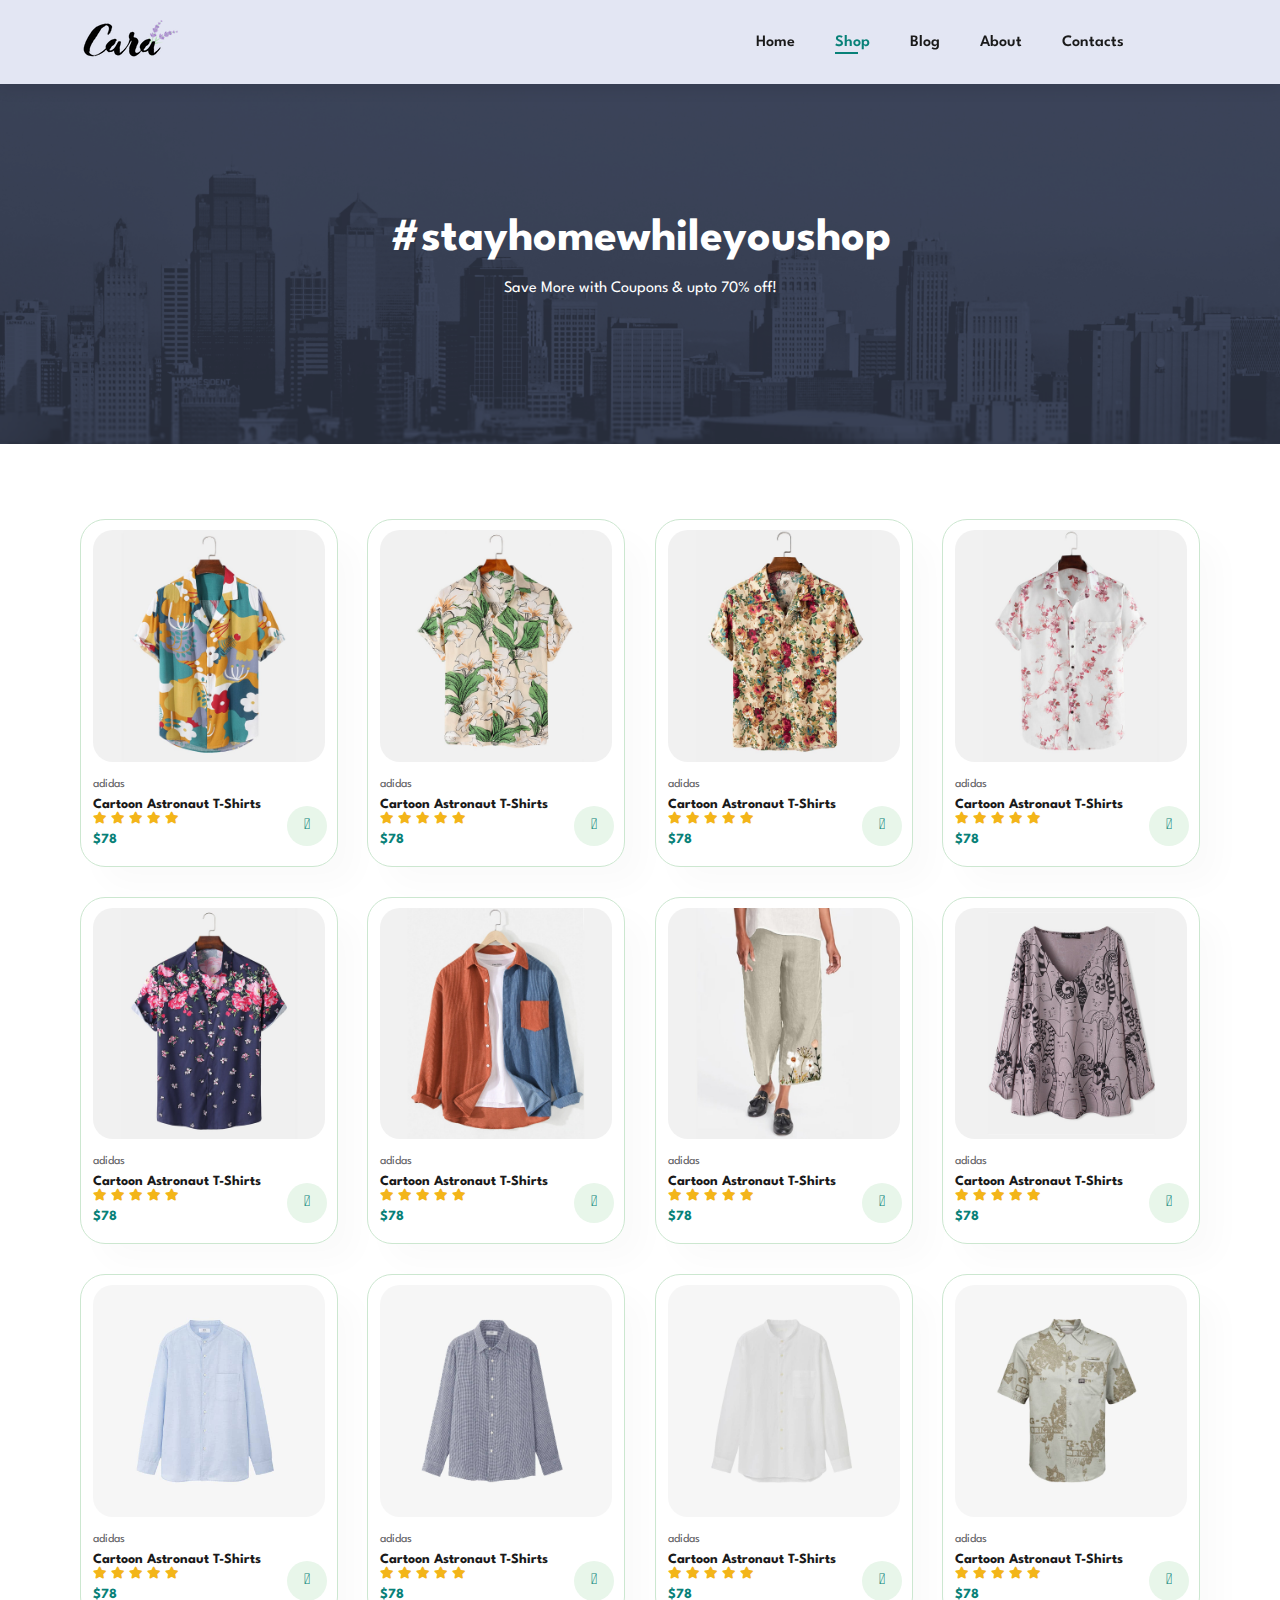
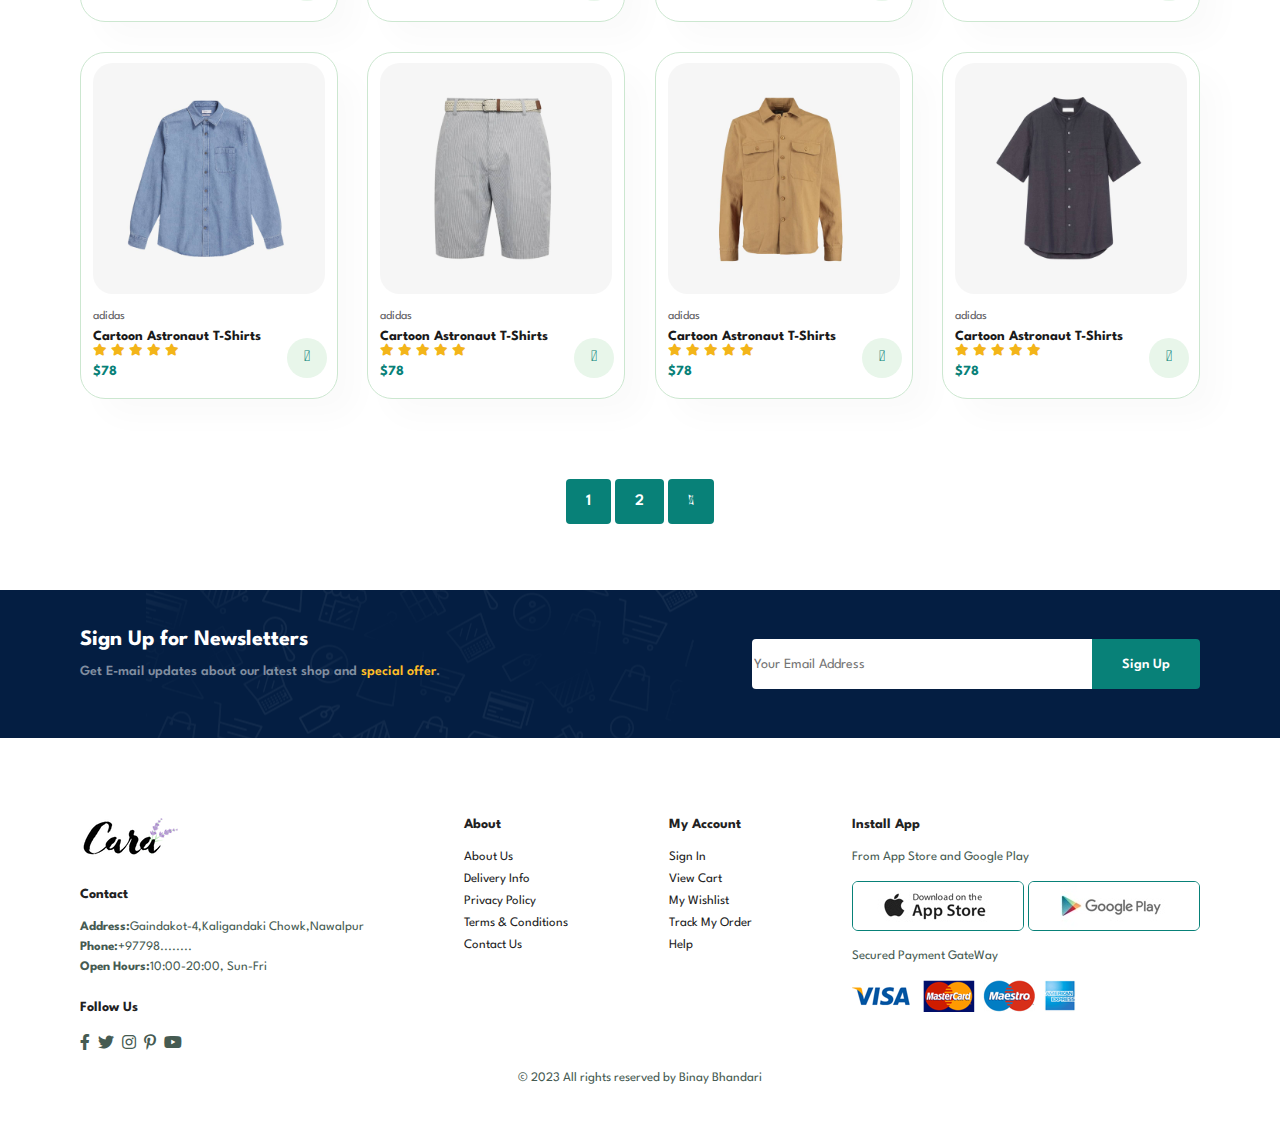
<file: shop.html>
<!DOCTYPE html>
<html lang="en">

    <head>
        <meta charset="UTF-8">
        <meta http-equiv="X-UA-Compatible" content="IE=edge">
        <meta name="viewport" content="width=device-width, initial-scale=1.0">
        <title>My Ecommerce Site</title>
        <link rel="stylesheet" href="https://pro.fontawesome.com/releases/v5.10.0/css/all.css" />

        <link rel="stylesheet" href="style.css">
    </head>

    <body>
        <section id="header">
            <a href="#"><img src="img/logo.png" class="logo" alt=""></a>
            <div>
                <ul id="navbar">
                    <li><a href="index.html">Home</a></li>
                    <li><a class="active" href="shop.html">Shop</a></li>
                    <li><a href="blog.html">Blog</a></li>
                    <li><a href="about.html">About</a></li>
                    <li><a href="contact.html">Contacts</a></li>
                    <li id="lg-bag"><a href="cart.html"><i class="far fa-shopping-bag"></i></a></li>
                    <a href="#" id="close"><i class="far fa-times"></i></a>
                </ul> 
            </div>
            <div id="mobile">
                <a href="cart.html"><i class="far fa-shopping-bag"></i></a>
                <i id="bar" class="fas fa-outdent"></i>
            </div>
        </section>

        <section id="page-header">
            
            <h2>#stayhomewhileyoushop</h2>
            
            <p>Save More with Coupons & upto 70% off!</p>
            
        </section>

        <section id="product1" class="section-p1">
            <div class="pro-container">
                <div class="pro" onclick="window.location.href='sproduct.html'">
                    <img src="img/products/f1.jpg" alt="">
                    <div class="des">
                        <span>adidas</span>
                        <h5>Cartoon Astronaut T-Shirts</h5>
                        <div class="star">
                            <i class="fas fa-star"></i>
                            <i class="fas fa-star"></i>
                            <i class="fas fa-star"></i>
                            <i class="fas fa-star"></i>
                            <i class="fas fa-star"></i>
                        </div>
                        <h4>$78</h4>
                    </div>
                    <a href="#"><i class="fal fa-shopping-cart cart"></i></a>
                </div>
                <div class="pro">
                    <img src="img/products/f2.jpg" alt="">
                    <div class="des">
                        <span>adidas</span>
                        <h5>Cartoon Astronaut T-Shirts</h5>
                        <div class="star">
                            <i class="fas fa-star"></i>
                            <i class="fas fa-star"></i>
                            <i class="fas fa-star"></i>
                            <i class="fas fa-star"></i>
                            <i class="fas fa-star"></i>
                        </div>
                        <h4>$78</h4>
                    </div>
                    <a href="#"><i class="fal fa-shopping-cart cart"></i></a>
                </div>
                <div class="pro">
                    <img src="img/products/f3.jpg" alt="">
                    <div class="des">
                        <span>adidas</span>
                        <h5>Cartoon Astronaut T-Shirts</h5>
                        <div class="star">
                            <i class="fas fa-star"></i>
                            <i class="fas fa-star"></i>
                            <i class="fas fa-star"></i>
                            <i class="fas fa-star"></i>
                            <i class="fas fa-star"></i>
                        </div>
                        <h4>$78</h4>
                    </div>
                    <a href="#"><i class="fal fa-shopping-cart cart"></i></a>
                </div>
                <div class="pro">
                    <img src="img/products/f4.jpg" alt="">
                    <div class="des">
                        <span>adidas</span>
                        <h5>Cartoon Astronaut T-Shirts</h5>
                        <div class="star">
                            <i class="fas fa-star"></i>
                            <i class="fas fa-star"></i>
                            <i class="fas fa-star"></i>
                            <i class="fas fa-star"></i>
                            <i class="fas fa-star"></i>
                        </div>
                        <h4>$78</h4>
                    </div>
                    <a href="#"><i class="fal fa-shopping-cart cart"></i></a>
                </div>
                <div class="pro">
                    <img src="img/products/f5.jpg" alt="">
                    <div class="des">
                        <span>adidas</span>
                        <h5>Cartoon Astronaut T-Shirts</h5>
                        <div class="star">
                            <i class="fas fa-star"></i>
                            <i class="fas fa-star"></i>
                            <i class="fas fa-star"></i>
                            <i class="fas fa-star"></i>
                            <i class="fas fa-star"></i>
                        </div>
                        <h4>$78</h4>
                    </div>
                    <a href="#"><i class="fal fa-shopping-cart cart"></i></a>
                </div>
                <div class="pro">
                    <img src="img/products/f6.jpg" alt="">
                    <div class="des">
                        <span>adidas</span>
                        <h5>Cartoon Astronaut T-Shirts</h5>
                        <div class="star">
                            <i class="fas fa-star"></i>
                            <i class="fas fa-star"></i>
                            <i class="fas fa-star"></i>
                            <i class="fas fa-star"></i>
                            <i class="fas fa-star"></i>
                        </div>
                        <h4>$78</h4>
                    </div>
                    <a href="#"><i class="fal fa-shopping-cart cart"></i></a>
                </div>
                <div class="pro">
                    <img src="img/products/f7.jpg" alt="">
                    <div class="des">
                        <span>adidas</span>
                        <h5>Cartoon Astronaut T-Shirts</h5>
                        <div class="star">
                            <i class="fas fa-star"></i>
                            <i class="fas fa-star"></i>
                            <i class="fas fa-star"></i>
                            <i class="fas fa-star"></i>
                            <i class="fas fa-star"></i>
                        </div>
                        <h4>$78</h4>
                    </div>
                    <a href="#"><i class="fal fa-shopping-cart cart"></i></a>
                </div>
                <div class="pro">
                    <img src="img/products/f8.jpg" alt="">
                    <div class="des">
                        <span>adidas</span>
                        <h5>Cartoon Astronaut T-Shirts</h5>
                        <div class="star">
                            <i class="fas fa-star"></i>
                            <i class="fas fa-star"></i>
                            <i class="fas fa-star"></i>
                            <i class="fas fa-star"></i>
                            <i class="fas fa-star"></i>
                        </div>
                        <h4>$78</h4>
                    </div>
                    <a href="#"><i class="fal fa-shopping-cart cart"></i></a>
                </div>
                <div class="pro">
                    <img src="img/products/n1.jpg" alt="">
                    <div class="des">
                        <span>adidas</span>
                        <h5>Cartoon Astronaut T-Shirts</h5>
                        <div class="star">
                            <i class="fas fa-star"></i>
                            <i class="fas fa-star"></i>
                            <i class="fas fa-star"></i>
                            <i class="fas fa-star"></i>
                            <i class="fas fa-star"></i>
                        </div>
                        <h4>$78</h4>
                    </div>
                    <a href="#"><i class="fal fa-shopping-cart cart"></i></a>
                </div>
                <div class="pro">
                    <img src="img/products/n2.jpg" alt="">
                    <div class="des">
                        <span>adidas</span>
                        <h5>Cartoon Astronaut T-Shirts</h5>
                        <div class="star">
                            <i class="fas fa-star"></i>
                            <i class="fas fa-star"></i>
                            <i class="fas fa-star"></i>
                            <i class="fas fa-star"></i>
                            <i class="fas fa-star"></i>
                        </div>
                        <h4>$78</h4>
                    </div>
                    <a href="#"><i class="fal fa-shopping-cart cart"></i></a>
                </div>
                <div class="pro">
                    <img src="img/products/n3.jpg" alt="">
                    <div class="des">
                        <span>adidas</span>
                        <h5>Cartoon Astronaut T-Shirts</h5>
                        <div class="star">
                            <i class="fas fa-star"></i>
                            <i class="fas fa-star"></i>
                            <i class="fas fa-star"></i>
                            <i class="fas fa-star"></i>
                            <i class="fas fa-star"></i>
                        </div>
                        <h4>$78</h4>
                    </div>
                    <a href="#"><i class="fal fa-shopping-cart cart"></i></a>
                </div>
                <div class="pro">
                    <img src="img/products/n4.jpg" alt="">
                    <div class="des">
                        <span>adidas</span>
                        <h5>Cartoon Astronaut T-Shirts</h5>
                        <div class="star">
                            <i class="fas fa-star"></i>
                            <i class="fas fa-star"></i>
                            <i class="fas fa-star"></i>
                            <i class="fas fa-star"></i>
                            <i class="fas fa-star"></i>
                        </div>
                        <h4>$78</h4>
                    </div>
                    <a href="#"><i class="fal fa-shopping-cart cart"></i></a>
                </div>
                <div class="pro">
                    <img src="img/products/n5.jpg" alt="">
                    <div class="des">
                        <span>adidas</span>
                        <h5>Cartoon Astronaut T-Shirts</h5>
                        <div class="star">
                            <i class="fas fa-star"></i>
                            <i class="fas fa-star"></i>
                            <i class="fas fa-star"></i>
                            <i class="fas fa-star"></i>
                            <i class="fas fa-star"></i>
                        </div>
                        <h4>$78</h4>
                    </div>
                    <a href="#"><i class="fal fa-shopping-cart cart"></i></a>
                </div>
                <div class="pro">
                    <img src="img/products/n6.jpg" alt="">
                    <div class="des">
                        <span>adidas</span>
                        <h5>Cartoon Astronaut T-Shirts</h5>
                        <div class="star">
                            <i class="fas fa-star"></i>
                            <i class="fas fa-star"></i>
                            <i class="fas fa-star"></i>
                            <i class="fas fa-star"></i>
                            <i class="fas fa-star"></i>
                        </div>
                        <h4>$78</h4>
                    </div>
                    <a href="#"><i class="fal fa-shopping-cart cart"></i></a>
                </div>
                <div class="pro">
                    <img src="img/products/n7.jpg" alt="">
                    <div class="des">
                        <span>adidas</span>
                        <h5>Cartoon Astronaut T-Shirts</h5>
                        <div class="star">
                            <i class="fas fa-star"></i>
                            <i class="fas fa-star"></i>
                            <i class="fas fa-star"></i>
                            <i class="fas fa-star"></i>
                            <i class="fas fa-star"></i>
                        </div>
                        <h4>$78</h4>
                    </div>
                    <a href="#"><i class="fal fa-shopping-cart cart"></i></a>
                </div>
                <div class="pro">
                    <img src="img/products/n8.jpg" alt="">
                    <div class="des">
                        <span>adidas</span>
                        <h5>Cartoon Astronaut T-Shirts</h5>
                        <div class="star">
                            <i class="fas fa-star"></i>
                            <i class="fas fa-star"></i>
                            <i class="fas fa-star"></i>
                            <i class="fas fa-star"></i>
                            <i class="fas fa-star"></i>
                        </div>
                        <h4>$78</h4>
                    </div>
                    <a href="#"><i class="fal fa-shopping-cart cart"></i></a>
                </div>
            </div>
        </section>

        <section id="pagination" class="section-p1">
            <a href="#">1</a>
            <a href="#">2</a>
            <a href="#"><i class="fal fa-long-arrow-alt-right"></i></a>
            </section>

        <section id="newsletter" class="section-p1 section-m1">
            <div class="newstext">
                <h4>Sign Up for Newsletters</h4>
                <p>Get E-mail updates about our latest shop and <span>special offer</span>.</p>
            </div>
            <div class="form">
                <input type="text" placeholder="Your Email Address">
                <button class="normal">Sign Up</button>
            </div>
        </section>

        <footer class="section-p1">
            <div class="col">
                <img class="logo" src="img/logo.png" alt="">
                <h4>Contact</h4>
                <p><strong>Address:</strong>Gaindakot-4,Kaligandaki Chowk,Nawalpur</p>
                <p><strong>Phone:</strong>+97798........</p>
                <p><strong>Open Hours:</strong>10:00-20:00, Sun-Fri</p>
                <div class="follow">
                    <h4>Follow Us</h4>
                    <div class="icon">
                        <i class="fab fa-facebook-f"></i>
                        <i class="fab fa-twitter"></i>
                        <i class="fab fa-instagram"></i>
                        <i class="fab fa-pinterest-p"></i>
                        <i class="fab fa-youtube"></i>
                    </div>
                </div>
            </div>

            <div class="col">
                <h4>About</h4>
                <a href="#">About Us</a>
                <a href="#">Delivery Info</a>
                <a href="#">Privacy Policy</a>
                <a href="#">Terms & Conditions</a>
                <a href="#">Contact Us</a>
            </div>
            <div class="col">
                <h4>My Account</h4>
                <a href="#">Sign In</a>
                <a href="#">View Cart</a>
                <a href="#">My Wishlist</a>
                <a href="#">Track My Order</a>
                <a href="#">Help</a>
            </div>
            <div class="col install">
                <h4>Install App</h4>
                <p>From App Store and Google Play</p>
                <div class="row">
                    <img src="img/pay/app.jpg" alt="">
                    <img src="img/pay/play.jpg" alt="">
                    <p>Secured Payment GateWay</p>
                </div>
                <img src="img/pay/pay.png" alt="">
            </div>

            <div class="copyright">
                <p>© 2023 All rights reserved by Binay Bhandari</p>
            </div>
        </footer>

         <script src="script.js"></script>
    </body>

</html>
</file>
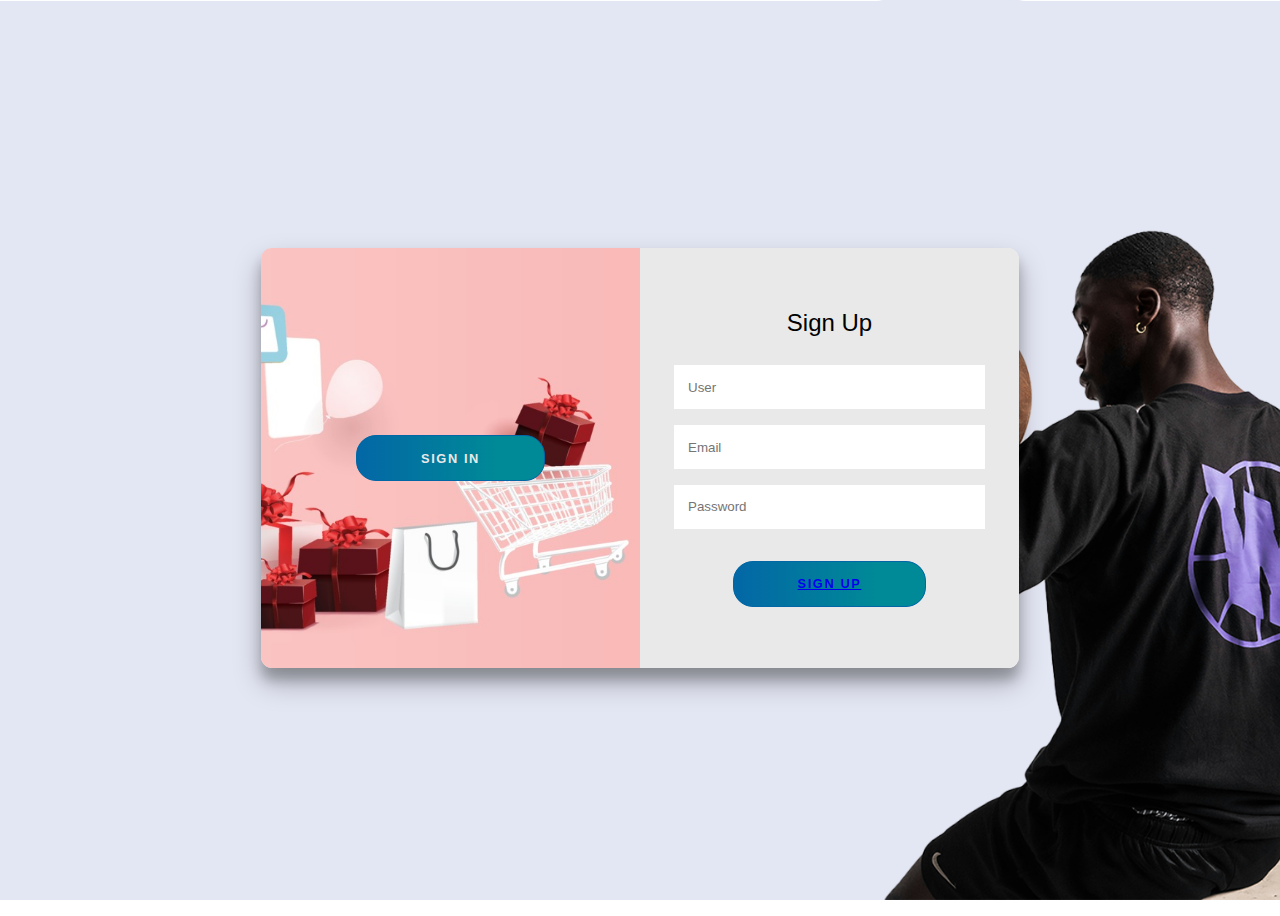
<file: signin.html>
<!DOCTYPE html>
<html lang="en">
<head>
    <meta charset="UTF-8">
    <meta name="viewport" content="width=device-width, initial-scale=1.0">
    <title>My Ecommerce SignIn</title>
    <link rel="stylesheet" href="signin-style.css">
</head>
<body>
    
    <div class="container right-panel-active">
        <!-- Sign Up -->
        <div class="container__form container--signup">
            <form action="#" class="form" id="form1">
                <h2 class="form__title">Sign Up</h2>
                <input type="text" placeholder="User" class="input" />
                <input type="email" placeholder="Email" class="input" />
                <input type="password" placeholder="Password" class="input" />
                <button class="btn"><a href="index.html">Sign Up</a></button>
            </form>
        </div>
    
        <!-- Sign In -->
        <div class="container__form container--signin">
            <form action="#" class="form" id="form2">
                <h2 class="form__title">Sign In</h2>
                <input type="email" placeholder="Email" class="input" />
                <input type="password" placeholder="Password" class="input" />
                <a href="#" class="link">Forgot your password?</a>
                <button class="btn">Sign In</button>
            </form>
        </div>
    
        <!-- Overlay -->
        <div class="container__overlay">
            <div class="overlay">
                <div class="overlay__panel overlay--left">
                    <button class="btn" id="signIn">Sign In</button>
                </div>
                <div class="overlay__panel overlay--right">
                    <button class="btn" id="signUp">Sign Up</button>
                </div>
            </div>
        </div>
    </div>

</body>
<script href="signin-script.js" ></script>
</html>
</file>
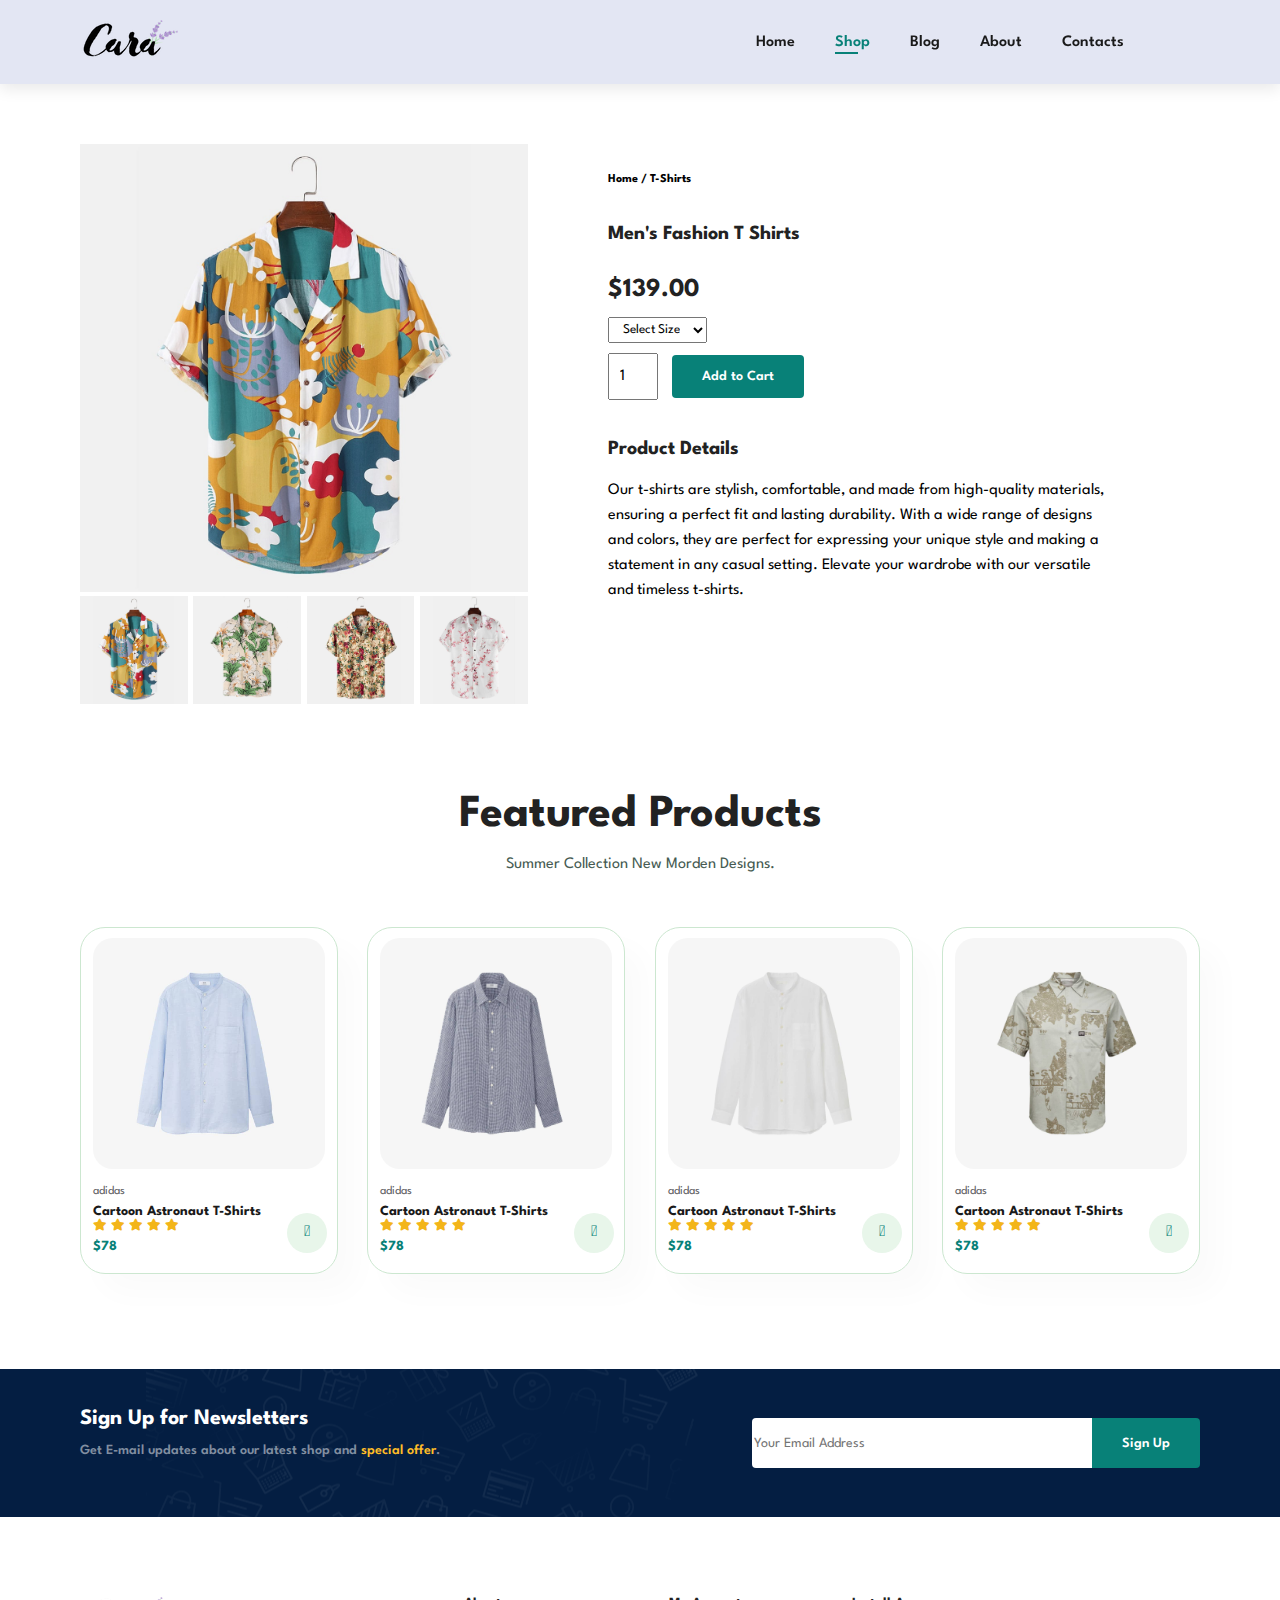
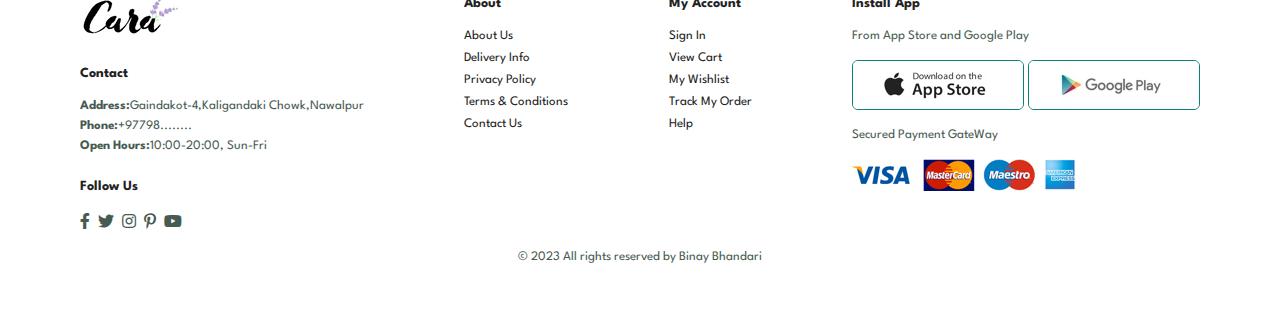
<file: sproduct.html>
<!DOCTYPE html>
<html lang="en">

    <head>
        <meta charset="UTF-8">
        <meta http-equiv="X-UA-Compatible" content="IE=edge">
        <meta name="viewport" content="width=device-width, initial-scale=1.0">
        <title>Tech2etc Ecommerce Tutorial</title>
        <link rel="stylesheet" href="https://pro.fontawesome.com/releases/v5.10.0/css/all.css" />

        <link rel="stylesheet" href="style.css">
    </head>

    <body>
        <section id="header">
            <a href="#"><img src="img/logo.png" class="logo" alt=""></a>
            <div>
                <ul id="navbar">
                    <li><a href="index.html">Home</a></li>
                    <li><a class="active" href="shop.html">Shop</a></li>
                    <li><a href="blog.html">Blog</a></li>
                    <li><a href="about.html">About</a></li>
                    <li><a href="contact.html">Contacts</a></li>
                    <li id="lg-bag"><a href="cart.html"><i class="far fa-shopping-bag"></i></a></li>
                    <a href="#" id="close"><i class="far fa-times"></i></a>
                </ul> 
            </div>
            <div id="mobile">
                <a href="cart.html"><i class="far fa-shopping-bag"></i></a>
                <i id="bar" class="fas fa-outdent"></i>
            </div>
        </section>

        <section id="prodetails" class="section-p1">
            <div class="single-pro-image">
                <img src="img/products/f1.jpg" width="100%" id="MainImg" alt="">

                <div class="small-img-group">
                    <div class="small-img-col">
                        <img src="img/products/f1.jpg" width="100%" class="small-img" alt="">
                    </div>
                    <div class="small-img-col">
                        <img src="img/products/f2.jpg" width="100%" class="small-img" alt="">
                    </div>
                    <div class="small-img-col">
                        <img src="img/products/f3.jpg" width="100%" class="small-img" alt="">
                    </div>
                    <div class="small-img-col">
                        <img src="img/products/f4.jpg" width="100%" class="small-img" alt="">
                    </div>
                </div>
            </div>
            <div class="single-pro-details">
                <h6>Home / T-Shirts</h6>
                <h4>Men's Fashion T Shirts</h4>
                <h2>$139.00</h2>
                <select>
                    <option>Select Size</option>
                    <option>XXL</option>
                    <option>XL</option>
                    <option>Large</option>
                    <option>Small</option>
                </select>
                <input type="number" value="1">
                <button class="normal">Add to Cart</button>
                <h4>Product Details</h4>
                <span>Our t-shirts are stylish, comfortable, and
                 made from high-quality materials, ensuring a
                 perfect fit and lasting durability. With a wide
                 range of designs and colors, they are perfect 
                 for expressing your unique style and making a 
                 statement in any casual setting. Elevate your 
                 wardrobe with our versatile and timeless t-shirts.</span>
            </div>
        </section>

        <section id="product1" class="section-p1">
            <h2>Featured Products</h2>
            <p>Summer Collection New Morden Designs.</p>
            <div class="pro-container">
                <div class="pro">
                    <img src="img/products/n1.jpg" alt="">
                    <div class="des">
                        <span>adidas</span>
                        <h5>Cartoon Astronaut T-Shirts</h5>
                        <div class="star">
                            <i class="fas fa-star"></i>
                            <i class="fas fa-star"></i>
                            <i class="fas fa-star"></i>
                            <i class="fas fa-star"></i>
                            <i class="fas fa-star"></i>
                        </div>
                        <h4>$78</h4>
                    </div>
                    <a href="#"><i class="fal fa-shopping-cart cart"></i></a>
                </div>
                <div class="pro">
                    <img src="img/products/n2.jpg" alt="">
                    <div class="des">
                        <span>adidas</span>
                        <h5>Cartoon Astronaut T-Shirts</h5>
                        <div class="star">
                            <i class="fas fa-star"></i>
                            <i class="fas fa-star"></i>
                            <i class="fas fa-star"></i>
                            <i class="fas fa-star"></i>
                            <i class="fas fa-star"></i>
                        </div>
                        <h4>$78</h4>
                    </div>
                    <a href="#"><i class="fal fa-shopping-cart cart"></i></a>
                </div>
                <div class="pro">
                    <img src="img/products/n3.jpg" alt="">
                    <div class="des">
                        <span>adidas</span>
                        <h5>Cartoon Astronaut T-Shirts</h5>
                        <div class="star">
                            <i class="fas fa-star"></i>
                            <i class="fas fa-star"></i>
                            <i class="fas fa-star"></i>
                            <i class="fas fa-star"></i>
                            <i class="fas fa-star"></i>
                        </div>
                        <h4>$78</h4>
                    </div>
                    <a href="#"><i class="fal fa-shopping-cart cart"></i></a>
                </div>
                <div class="pro">
                    <img src="img/products/n4.jpg" alt="">
                    <div class="des">
                        <span>adidas</span>
                        <h5>Cartoon Astronaut T-Shirts</h5>
                        <div class="star">
                            <i class="fas fa-star"></i>
                            <i class="fas fa-star"></i>
                            <i class="fas fa-star"></i>
                            <i class="fas fa-star"></i>
                            <i class="fas fa-star"></i>
                        </div>
                        <h4>$78</h4>
                    </div>
                    <a href="#"><i class="fal fa-shopping-cart cart"></i></a>
                </div>
            </div>
        </section>

        <section id="newsletter" class="section-p1 section-m1">
            <div class="newstext">
                <h4>Sign Up for Newsletters</h4>
                <p>Get E-mail updates about our latest shop and <span>special offer</span>.</p>
            </div>
            <div class="form">
                <input type="text" placeholder="Your Email Address">
                <button class="normal">Sign Up</button>
            </div>
        </section>

        <footer class="section-p1">
            <div class="col">
                <img class="logo" src="img/logo.png" alt="">
                <h4>Contact</h4>
                <p><strong>Address:</strong>Gaindakot-4,Kaligandaki Chowk,Nawalpur</p>
                <p><strong>Phone:</strong>+97798........</p>
                <p><strong>Open Hours:</strong>10:00-20:00, Sun-Fri</p>
                <div class="follow">
                    <h4>Follow Us</h4>
                    <div class="icon">
                        <i class="fab fa-facebook-f"></i>
                        <i class="fab fa-twitter"></i>
                        <i class="fab fa-instagram"></i>
                        <i class="fab fa-pinterest-p"></i>
                        <i class="fab fa-youtube"></i>
                    </div>
                </div>
            </div>

            <div class="col">
                <h4>About</h4>
                <a href="#">About Us</a>
                <a href="#">Delivery Info</a>
                <a href="#">Privacy Policy</a>
                <a href="#">Terms & Conditions</a>
                <a href="#">Contact Us</a>
            </div>
            <div class="col">
                <h4>My Account</h4>
                <a href="#">Sign In</a>
                <a href="#">View Cart</a>
                <a href="#">My Wishlist</a>
                <a href="#">Track My Order</a>
                <a href="#">Help</a>
            </div>
            <div class="col install">
                <h4>Install App</h4>
                <p>From App Store and Google Play</p>
                <div class="row">
                    <img src="img/pay/app.jpg" alt="">
                    <img src="img/pay/play.jpg" alt="">
                    <p>Secured Payment GateWay</p>
                </div>
                <img src="img/pay/pay.png" alt="">
            </div>

            <div class="copyright">
                <p>© 2023 All rights reserved by Binay Bhandari</p>
            </div>
        </footer>

        <script>
            var MainImg =document.getElementById("MainImg");
            var smallimg = document.getElementsByClassName("small-img");

            smallimg[0].onclick = function(){
                MainImg.src=smallimg[0].src;
            }
            smallimg[1].onclick = function(){
                MainImg.src=smallimg[1].src;
            }
            smallimg[2].onclick = function(){
                MainImg.src=smallimg[2].src;
            }
            smallimg[3].onclick = function(){
                MainImg.src=smallimg[3].src;
            }

        </script>

         <script src="script.js"></script>
    </body>

</html>
</file>
<file: style.css>
/* Home Page */

@import url("https://fonts.googleapis.com/css2?family=Spartan:wght@100;200;300;400;500;600;700;800;900&display=swap");
* {
  margin: 0;
  padding: 0;
  box-sizing: border-box;
  font-family: "Spartan", sans-serif;
}

html {
  scroll-behavior: smooth;
}

/* Global Styles */

h1 {
  font-size: 50px;
  line-height: 64px;
  color: #222;
}

h2 {
  font-size: 46px;
  line-height: 54px;
  color: #222;
}

h4 {
  font-size: 20px;
  color: #222;
}

h6 {
  font-weight: 700;
  font-size: 12px;
}

p {
  font-size: 16px;
  color: #465b52;
  margin: 15px 0 20px 0;
}

.section-p1 {
  padding: 40px 80px;
}

.section-m1 {
  margin: 40px 0;
}

button.normal{
  font-size: 14px;
  font-weight: 600;
  padding: 15px 30px;
  color: #000;
  background-color: #fff;
  border-radius: 4px;
  cursor: pointer;
  border: none;
  outline: none;
  transition: 0.2s;
}
button.white{
  font-size: 13px;
  font-weight: 600;
  padding: 11px 18px;
  color: #fff;
  background-color: transparent;
  cursor: pointer;
  border: 1px solid #fff;
  outline: none;
  transition: 0.2s;
}

body {
  width: 100%;
}

#header{
  display: flex;
  align-items: center;
  justify-content: space-between;
  padding: 20px 80px;
  background: #e3e6f3;
  box-shadow: 0 5px 15px rgba(0,0,0,0.09);
  z-index:9999;
  position: sticky;
  top: 0;
  left: 0;
}
#navbar{
  display: flex;
  align-items: center;
  justify-content: center;
}
#navbar li{
  list-style: none;
  padding : 0 20px; 
  position: relative;
}
#navbar li a{
  text-decoration: none;
  font-size: 16px;
  font-weight: 600;
  color:#1a1a1a;
  transition: 0.3s ease;
}

#navbar li a:hover,
#navbar li a.active {
  color: #088178 ;
}
#navbar li a.active::after,
#navbar li a:hover::after {
  content: "";
  width: 30%;
  height: 2px;
  background: #088178;
  position: absolute;
  bottom: -4px;
  left: 20px;
}
#mobile{
  display: none;
  align-items: center;
}

#close{
  display: none;
}

#hero {
  background-image: url("img/landing.png");
  height: 90vh;
  width: 100%;
  background-size: cover;
  background-position: top 25% right 0;
  padding: 0 50px;
  display: flex;
  align-items: flex-start;
  justify-content: center;
  flex-direction: column;
}
#hero h4{
  padding-bottom: 50px;
}
#hero h1{
  color: #088178;
}
#hero button{
  background-image: url("img/button.png");
  background-color: transparent;
  color:#088178;
  border: 0;
  padding: 14px 80px 40px 60px;
  background-repeat: no-repeat;
  cursor: pointer;
  font-weight: 700;
  font-size: 15px;
}
#feature{
  display: flex;
  align-items: center;
  justify-content: space-between;
  flex-wrap: wrap;
}
#feature .fe-box{
  width: 150px; /*180 initally*/
  text-align: center;
  padding: 25px 15px;
  box-shadow: 20px 20px 34px rgba(0,0,0,0.03);
  border: 1px solid #cce7d0;
  border-radius: 4px;
  margin: 15px 0;
}
#feature .fe-box:hover{
  box-shadow: 10px 10px 54px rgba(70,62,221,0.1);
}
#feature .fe-box img{
  width: 100%;
  margin-bottom: 10px;
}
#feature .fe-box h6{
  display: inline-block;
  padding: 9px 8px 6px 8px;
  line-height: 1;
  border-radius: 4px;
  color: #088178;
  background-color: #fddde4;
}
#feature .fe-box:nth-child(2) h6{
  background-color: #cdebbc; 
}
#feature .fe-box:nth-child(3) h6{
  background-color: #d1e8f2; 
}
#feature .fe-box:nth-child(4) h6{
  background-color: #cdd4f8; 
}
#feature .fe-box:nth-child(5) h6{
  background-color: #f6dbf6; 
}
#feature .fe-box:nth-child(6) h6{
  background-color: #fff2e5; 
}
#product1{
  text-align: center;
}
#product1 .pro-container{
  display: flex;
  justify-content: space-between;
  padding-top: 20px;
  flex-wrap: wrap;
}
#product1 .pro{
  width: 23%;
  min-width: 250px;
  padding: 10px 12px;
  border: 1px solid #cce7d0;
  border-radius: 25px;
  cursor: pointer;
  box-shadow: 20px 20px 30px rgba(0,0,0,0.02);
  margin: 15px 0;
  transition: 0.2s ease;
  position: relative; 
}
#product1 .pro:hover{
  box-shadow: 20px 20px 30px rgba(0,0,0,0.06);
}
#product1 .pro img{
  width: 100%;
  border-radius: 20px;
}
#product1 .pro .des{
  text-align: start;
  padding: 10px 0;

}
#product1 .pro .des span{
  color: #606063;
  font-size: 12px;
}
#product1 .pro .des h5{
  padding-top: 7px;
  color: #1a1a1a;
  font-size: 14px;
}
#product1 .pro .des i{
  font-size: 12px;
  color: rgb(243, 181, 25);
}
#product1 .pro .des h4{
  padding-top: 7px;
  font-size: 14px;
  font-weight: 700;
  color: #088178;
}
#product1 .pro .cart{
  width: 40px;
  height: 40px;
  line-height: 40px;
  border-radius: 50px;
  background-color: #e8f6ea;
  font-weight: 500;
  color: #088178;
  border-color: 1px solid #cce7d0;
  position: absolute;
  bottom: 20px;
  right: 10px;
}
#banner{
  display: flex;
  flex-direction: column;
  justify-content: center;
  align-items: center;
  text-align: center;
  background-image: url("img/banner/b2.jpg");
  width: 100%;
  height: 40vh;
  background-size: cover;
  background-position: center;
}
#banner h4{
  color: #fff;
  font-size: 16px;
}
#banner h2{
  color: #fff;
  font-size: 30px;
  padding: 30px 0;
}
#banner h2 span{
  color: #ef3636;
}
#banner button:hover{
  background-color: #088178;
  color: #fff;
}
#sm-banner{
  display: flex;
  justify-content: space-between;
  flex-wrap: wrap;
}
#sm-banner .banner-box{
  display: flex;
  flex-direction: column;
  justify-content: center;
  align-items: flex-start;
  background-image: url("img/banner/b17.jpg");
  min-width: 500px;
  height: 50vh;
  background-size: cover;
  background-position: center;
  padding: 30px;
}
#sm-banner .banner-box2{
  background-image: url("img/banner/b10.jpg");

}

#sm-banner h4{
  color: #fff;
  font-size: 20px;
  font-weight: 300;
}
#sm-banner h2{
  color: #fff;
  font-size: 28px;
  font-weight: 800;
}
#sm-banner span{
  color: #fff;
  font-size: 14px;
  font-weight: 500;
  padding-bottom: 15px;
}
#sm-banner .banner-box:hover button{
  background: #088178;
  border: 1px solid #088178;
}
#banner3{
  display: flex;
  justify-content: space-between;
  flex-wrap: wrap;
  padding: 0 80px;
}
#banner3 .banner-box{
  display: flex;
  flex-direction: column;
  justify-content: center;
  align-items: flex-start;
  background-image: url("img/banner/b7.jpg");
  min-width: 30%;
  height: 30vh;
  background-size: cover;
  background-position: center;
  padding: 20px;
  margin-bottom: 20px;
}
#banner3 .banner-box2{
  background-image: url("img/banner/b4.jpg");
}
#banner3 .banner-box3{
  background-image: url("img/banner/b18.jpg");
}
#banner3 h2{
  color: #fff;
  font-weight: 900;
  font-size: 22px;
}
#banner3 h3{
  color: #ec544e;
  font-weight: 800;
  font-size: 15px;
}
#newsletter{
  display: flex;
  justify-content: space-between;
  flex-wrap: wrap;
  align-items: center;
  background-image: url(img/banner/b14.png);
  background-repeat: no-repeat;
  background-position: 20% 30%;
  background-color: #041e42;
}
#newsletter h4{
  font-size: 22px;
  font-weight: 700;
  color: #fff;
}
#newsletter p{
  font-size: 14px;
  font-weight: 600;
  color: #818ea0;
}
#newsletter p span{
  color: #ffbd27;
}
#newsletter .form{
  display: flex;
  width: 40%;
}

#newsletter input{
  height: 3.125rem;
  padding: 0 1.25px;
  font-size: 14px;
  width: 100%;
  border: 1px solid transparent;
  border-radius: 4px;
  outline: none;
  border-top-right-radius: 0;
  border-bottom-right-radius: 0;

}
#newsletter button{
  background-color: #088178;
  color: #fff;
  white-space: nowrap;
  border-top-left-radius: 0;
  border-bottom-left-radius: 0;
}
footer{
  display: flex;
  flex-wrap: wrap;
  justify-content: space-between;
}
footer .col{
  display: flex;
  flex-direction: column;
  align-items: flex-start;
  margin-bottom: 20px;
}
footer .logo{
  margin-bottom: 30px;
}
footer h4{
  font-size: 14px;
  padding-bottom: 20px;
}
footer p{
  font-size: 13px;
  margin: 0 0 8px 0;
}
footer a {
  font-size: 13px;
  text-decoration: none;
  color: #222;
  margin-bottom: 10px;
}
footer .follow{
  margin-top: 20px;
}
footer .follow i{
  color: #465b52;
  padding-right: 4px;
  cursor: pointer;
}
footer .install .row img{
  border: 1px solid #088178;
  border-radius: 6px;
}
footer .install img{
  margin: 10px 0 15px 0;
}
footer .follow i:hover,footer a:hover{
  color: #088178;
}
footer .copyright{
  width: 100%;
  text-align: center;
}

/* Shop Page */
#page-header{
  background-image: url("img/banner/b1.jpg");
  width: 100%;
  height: 40vh;
  background-size: cover;
  display: flex;
  justify-content: center;
  text-align: center;
  flex-direction: column;
  padding: 14px;
}

#page-header h2,#page-header p{
  color: #fff;
}

#pagination{
  text-align: center;
}

#pagination a{
  text-decoration: none;
  background-color: #088178;
  padding: 15px 20px;
  border-radius: 4px;
  color: #fff;
  font-weight: 600;
}
#pagination a i{
  font-size: 16px;
  font-weight: 600;
}

/* Single Product */

#prodetails{
  display: flex;
  margin-top: 20px;
}

#prodetails .single-pro-details{
  width: 50%;
  padding: 30px;
}
#prodetails .single-pro-details h4{
  padding: 40px 0 20px 0;
}
#prodetails .single-pro-details h2{
  font-size: 26px;
}

#prodetails .single-pro-details select{
  display: block;
  padding: 5px 10px;
  margin-bottom: 10px;
}

#prodetails .single-pro-details input{
  width: 50px;
  height: 47px;
  padding-left: 10px;
  font-size: 16px;
  margin-right: 10px;
}
#prodetails .single-pro-details input:focus{
  outline: none;
}

#prodetails .single-pro-image{
  width: 40%;
  margin-right: 50px;
}

#prodetails .single-pro-details button{
  background-color: #088178;
  color:#fff ;
}

.small-img-group{
  display: flex;
  justify-content: space-between;
}
.small-img-col{
  flex-basis: 24%;
  cursor: pointer;
}

#prodetails .single-pro-details span{
  line-height: 25px;
}

/* Blog Page */

#page-header.blog-header{
  background-image: url("img/banner/b19.jpg");
}

#blog{
  padding: 150px 150px 0 150px;
}

#blog .blog-box {
  display: flex;
  align-items: center;
  width: 100%;
  padding-bottom: 90px;
  position: relative;

}
#blog .blog-img{
  width: 50%;
  margin-right: 40px;
}
#blog img{
  width: 100%;
  height: 300px;
  object-fit: cover;
}
#blog .blog-details{
  width: 50%;
}
#blog .blog-details a{
  text-decoration: none;
  font-size: 11px;
  color: #000;
  font-weight: 700;
  position: relative;
  transition: 0.3s;
}
#blog .blog-details a::after{
  content:"";
  width: 50px;
  height: 1px;
  background-color: #000;
  position: absolute;
  top: 4px;
  right: -60px;
}
#blog .blog-details a:hover{
  color: #088178;
}

#blog .blog-details a:hover::after{
  background-color: #088178;
}
#blog .blog-box h1{
  position: absolute;
  top: -40px;
  left: 0;
  font-size: 70px;
  font-weight: 700;
  color: #c9cbce;
  z-index: -9;
}

/* About Page  */
#page-header {
  background-image: url("img/about/banner.png");
}

#about-head{
  display: flex;
  align-items: center;
}
#about-head img{
  width: 50%;
  height: auto;
}
#about-head div{
  padding-left: 40px;
}
#about-app{
  text-align: center;
}
#about-app .video{
  width: 70%;
  height: 100%;
  margin: 30px auto 0 auto;
}
#about-app .video video{
  width: 100%;
  height: 100%;
  border-radius: 20px;
}


/* Contact Us Page */

#contact-details{
  display: flex;
  align-items: center;
  justify-content: space-between;
}
#contact-details .details{
  width: 40%;
}
#contact-details .details span,
#form-details form span{
  font-size: 12px;
}
#contact-details .details h2,#form-details form h2{
  font-size: 20px;
  line-height: 35px;
  padding: 20px 0;
}
#contact-details .details h3{
  font-size: 16px;
  padding-bottom: 15px;
}

#contact-details .details li{
  list-style: none;
  display: flex;
  padding: 15px 0;
}
#contact-details .details li i{
  font-size: 14px;
  padding-right: 22px;
}
#contact-details .details li p{
  margin: 0;
  font-size: 14px;
}
#contact-details .map{
  width: 55%;
  height: 400px;
}
#contact-details .map iframe{
  width: 100%;
  height: 100%;
}
#form-details{
  display: flex;
  justify-content: space-between;
  margin: 30px;
  padding: 80px;
  border: 1px solid #e1e1e1;
}
#form-details form{
  width: 65%;
  display: flex;
  flex-direction: column;
  align-items: flex-start;
}
#form-details form input,#form-details form textarea{
  width: 100%;
  padding: 12px 15px ;
  outline: none;
  margin-bottom: 20px;
  border: 1px solid #e1e1e1;
}
#form-details form button{
  background-color: #088178;
  color: #fff;
}
#form-details .people div{
  padding-bottom: 25px;
  display: flex;
  align-items: flex-start;
}
#form-details .people div img{
  width: 65px;
  height: 65px;
  object-fit: cover;
  margin-right: 15px;
}
#form-details .people div p{
  margin: 0;
  font-size: 13px;
  line-height: 25px;
}
#form-details .people div p span{
  display: block;
  font-size: 16px;
  font-weight: 600;
  color: #000;
}

/* Cart Page */
#cart{
  overflow-x: auto;
}
#cart table {
  width: 100%;
  border-collapse: collapse;
  table-layout: fixed;
  white-space: nowrap;
}
#cart table img{
  width: 70px;
}
#cart table td:nth-child(1){
  width: 100px;
  text-align: center;
}
#cart table td:nth-child(2){
  width: 150px;
  text-align: center;
}
#cart table td:nth-child(3){
  width: 250px;
  text-align: center;
}
#cart table td:nth-child(4),#cart table td:nth-child(5),
#cart table td:nth-child(6){
  width: 150px;
  text-align: center;
}
#cart table td:nth-child(5) input{
  width: 70px;
  padding: 10px 5px 10px 15px;
}
#cart table thead{
  border: 1px solid #e2e9e1;
  border-left: none; 
  border-right: none;
}
#cart table thead td{
  font-weight: 700;
  text-transform: uppercase;
  font: 13px;
  padding: 18px 0;
}

#cart table tbody tr td{
  padding-top: 15px;
}
#cart table tbody td{
  font-size: 15px;
}
#cart-add{
  display: flex;
  flex-wrap: wrap;
  justify-content: space-between;
}
#coupon{
  width: 50%;
  margin-bottom: 30px;
}
#coupon h3,#subtotal h3{
  padding-bottom: 15px;
}
#coupon input{
  padding: 10px 20px ;
  outline: none;
  width: 60%;
  margin-right: 10px;
  border: 1px solid #e2e9e1;
}
#coupon button,#subtotal button{
  background-color: #088178;
  color: #fff;
  padding: 12px 20px;
}
#subtotal{
  width: 50%;
  margin-bottom: 30px;
  border: 1px solid #e2e9e1;
  padding: 30px;
}
#subtotal table{
  border-collapse: collapse;
  width: 100%;
  margin-bottom: 20px;
}
#subtotal table td{
  width: 50%;
  border: 1px solid #e2e9e1;
  padding: 10px;
  font-size: 13px;
}








/* Media Query */
@media(max-width:799px) {
  .section-p1 {
    padding: 40px 40px;
}
  #navbar{
    display: flex;
    flex-direction: column;
    align-items: flex-start;
    justify-content: flex-start;
    position: fixed;
    top: 0;
    right: -300px;
    height: 100vh;
    width: 300px;
    background-color: #e3e6f3;
    box-shadow: 0 40px 60px rgba(0,0,0,0.1);
    padding: 80px 0 0 10px;
    transition: 0.3s;
  }
  #navbar.active{
    right: 0px;
  }
  #navbar li{
    margin-bottom: 25px;
  }
  #mobile{
    display: flex;
    align-items: center;
  }
  #mobile i{
    color: #1a1a1a;
    font-size: 24px;
    padding-left: 20px;
  }
  #close{
    display: initial;
    position: absolute;
    top: 30px;
    left: 30px;
    color: #222;
    font-size: 24px;
  }
  #lg-bag{
    display: none;
  }

  #hero {
    height: 70vh;
    padding: 0 80px;
    background-position: top 30% right 30%;
  }

  #feature {
    justify-content: center;
  }
  #feature .fe-box{
    margin: 15px 15px;
  }

  #product1 .pro-container {
    justify-content: center;
  }
  #product1 .pro {
    margin: 15px;
  }
  #banner {
    height: 20vh;
  }
  #sm-banner .banner-box {
    min-width: 100%;
    height: 30vh;
  }
  #banner3 {
    padding: 0 40px;
  }
  #banner3 .banner-box {
    width: 28%;
  }
  #newsletter .form {
    width: 70%;
  }
  /* Contact Page  */
  #form-details {
    padding: 40px;
  }
  #form-details form {
    width: 50%;
  }

}

@media (max-width: 477px){
  .section-p1 {
    padding: 20px;
}
  #header {
    padding: 10px 30px;
  }
#hero {
  padding: 0 20px;
  background-position: 55%;
  }
  h2 {
    font-size: 32px;
  }
  h1 {
    font-size: 38px;
  }
  #feature .fe-box {
    width: 155px;
    margin:  0 0 15px 0;
  }
  #feature {
    justify-content: space-between;
  }
  #product1 .pro {
    width: 100%;
  }
  #banner {
    height: 40vh;
  }
#sm-banner .banner-box {
  height: 40vh;
  }
  #sm-banner .banner-box2 {
    margin-top: 20PX;
  }
  #banner3 {
    padding: 0 20px;
  }
#banner3 .banner-box {
  width: 100%;
  }
#newsletter .form {
  width: 100%;
  }
  #newsletter {
    padding: 40px 20px;
  }

footer .copyright {
  text-align: start;
  }

  /* Single Product */
  #prodetails {
    display: flex;
    flex-direction: column;
  }
#prodetails .single-pro-image {
  width: 100%;
  margin-right: 0px;
  }
#prodetails .single-pro-details {
  width: 100%;
  }

  /* Blog Page */

  #blog {
    padding: 100px 20px 0 20px;
  }

  #blog .blog-box {
    display: flex;
    flex-direction: column;
    align-items: flex-start;
  }
  #blog .blog-img {
    width: 100%;
    margin-right: 0px;
    margin-bottom: 30px;
}
#blog .blog-details {
  width: 100%;
}

/* About Page */
#about-head {
  display: flex;
  flex-direction: column;
}
#about-head img {
  width: 100%;
  margin-bottom: 20px;
}
#about-head div {
  padding-left: 0px;
}
#about-app .video {
  width: 100%;
}
/* Conatct Page */
#contact-details {
  flex-direction: column;
}

#contact-details .details {
  width: 100%;
  margin-bottom: 30px;
}
#contact-details .map {
  width: 100%;
}
#form-details {
  margin: 10px;
  padding: 30px 10px;
  border: 1px solid #e1e1e1;
  flex-wrap: wrap;
}
#form-details form {
  width: 100%;
  margin-bottom: 30px;
  }

  /* Cart Page */
  #cart-add {
    flex-direction: column;
}
#coupon {
  width: 100%;
}
#subtotal {
  width: 100%;
  padding: 20px;
}
}
</file>
<file: signin-style.css>
:root {
	/* COLORS */
	--white: #e9e9e9;
	--gray: #333;
	--blue: #0367a6;
	--lightblue: #008997;

	/* RADII */
	--button-radius: 0.7rem;

	/* SIZES */
	--max-width: 758px;
	--max-height: 420px;

	font-size: 16px;
	font-family: -apple-system, BlinkMacSystemFont, "Segoe UI", Roboto, Oxygen,
		Ubuntu, Cantarell, "Open Sans", "Helvetica Neue", sans-serif;
}

body {
	align-items: center;
	background-color: var(--white);
	background: url("img/landing.png");
	background-attachment: fixed;
	background-position: center;
	background-repeat: no-repeat;
	background-size: cover;
	display: grid;
	height: 100vh;
	place-items: center;
}

.form__title {
	font-weight: 300;
	margin: 0;
	margin-bottom: 1.25rem;
}

.link {
	color: var(--gray);
	font-size: 0.9rem;
	margin: 1.5rem 0;
	text-decoration: none;
}

.container {
	background-color: var(--white);
	border-radius: var(--button-radius);
	box-shadow: 0 0.9rem 1.7rem rgba(0, 0, 0, 0.25),
		0 0.7rem 0.7rem rgba(0, 0, 0, 0.22);
	height: var(--max-height);
	max-width: var(--max-width);
	overflow: hidden;
	position: relative;
	width: 100%;
}

.container__form {
	height: 100%;
	position: absolute;
	top: 0;
	transition: all 0.6s ease-in-out;
}

.container--signin {
	left: 0;
	width: 50%;
	z-index: 2;
}

.container.right-panel-active .container--signin {
	transform: translateX(100%);
}

.container--signup {
	left: 0;
	opacity: 0;
	width: 50%;
	z-index: 1;
}

.container.right-panel-active .container--signup {
	animation: show 0.6s;
	opacity: 1;
	transform: translateX(100%);
	z-index: 5;
}

.container__overlay {
	height: 100%;
	left: 50%;
	overflow: hidden;
	position: absolute;
	top: 0;
	transition: transform 0.6s ease-in-out;
	width: 50%;
	z-index: 100;
}

.container.right-panel-active .container__overlay {
	transform: translateX(-100%);
}

.overlay {
	background-color: var(--lightblue);
	background: url("SR2.jpg");
	background-attachment: fixed;
	background-position: center;
	background-repeat: no-repeat;
	background-size: cover;
	height: 100%;
	left: -100%;
	position: relative;
	transform: translateX(0);
	transition: transform 0.6s ease-in-out;
	width: 200%;
}

.container.right-panel-active .overlay {
	transform: translateX(50%);
}

.overlay__panel {
	align-items: center;
	display: flex;
	flex-direction: column;
	height: 100%;
	justify-content: center;
	position: absolute;
	text-align: center;
	top: 0;
	transform: translateX(0);
	transition: transform 0.6s ease-in-out;
	width: 50%;
}

.overlay--left {
	transform: translateX(-20%);
}

.container.right-panel-active .overlay--left {
	transform: translateX(0);
}

.overlay--right {
	right: 0;
	transform: translateX(0);
}

.container.right-panel-active .overlay--right {
	transform: translateX(20%);
}

.btn {
	background-color: var(--blue);
	background-image: linear-gradient(90deg, var(--blue) 0%, var(--lightblue) 74%);
	border-radius: 20px;
	border: 1px solid var(--blue);
	color: var(--white);
	cursor: pointer;
	font-size: 0.8rem;
	font-weight: bold;
	letter-spacing: 0.1rem;
	padding: 0.9rem 4rem;
	text-transform: uppercase;
	transition: transform 80ms ease-in;
}

.form > .btn {
	margin-top: 1.5rem;
}

.btn:active {
	transform: scale(0.95);
}

.btn:focus {
	outline: none;
}

.form {
	background-color: var(--white);
	display: flex;
	align-items: center;
	justify-content: center;
	flex-direction: column;
	padding: 0 3rem;
	height: 100%;
	text-align: center;
}

.input {
	background-color: #fff;
	border: none;
	padding: 0.9rem 0.9rem;
	margin: 0.5rem 0;
	width: 100%;
}

@keyframes show {
	0%,
	49.99% {
		opacity: 0;
		z-index: 1;
	}

	50%,
	100% {
		opacity: 1;
		z-index: 5;
	}
}
</file>
